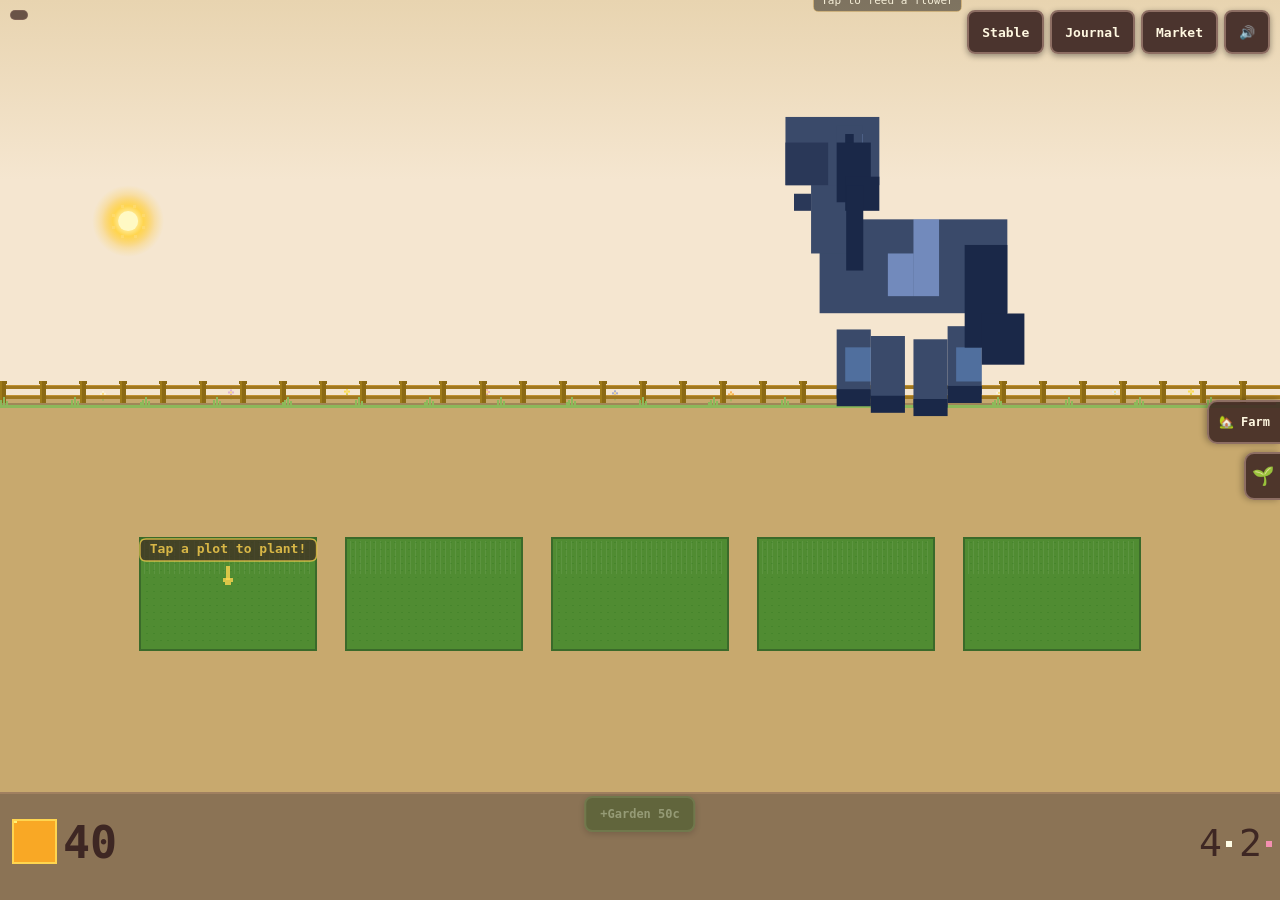
<file: index.html>
<!DOCTYPE html>
<html lang="en">
<head>
  <meta charset="UTF-8">
  <meta name="viewport" content="width=device-width, initial-scale=1.0, maximum-scale=1.0, user-scalable=no">
  <meta name="theme-color" content="#8B7355">
  <meta name="mobile-web-app-capable" content="yes">
  <meta name="apple-mobile-web-app-capable" content="yes">
  <meta name="apple-mobile-web-app-status-bar-style" content="black-translucent">
  <title>Pony Pastures</title>
  <link rel="manifest" href="/manifest.json">
  <link rel="stylesheet" href="/css/style.css">
</head>
<body>
  <!-- Game canvas — all farm rendering happens here -->
  <canvas id="game-canvas"></canvas>

  <!-- Right side panel — farm zoom + seed selector -->
  <div id="side-panel">
    <button id="zoom-btn" aria-label="Zoom to farm view">🏡 Farm</button>
    <div id="seed-panel" class="seed-panel-closed" aria-label="Seed selector">
      <button id="seed-panel-tab" aria-label="Toggle seed panel">🌱</button>
      <div id="seed-panel-content">
        <div id="flower-selector"></div>
      </div>
    </div>
  </div>

  <!-- Buy Garden button — shows when zoomed into a plot with room to expand -->
  <button id="buy-garden-btn" aria-label="Buy more garden space" style="display:none"></button>

  <!-- Active plot label — shows when multiple plots exist -->
  <span id="plot-label" aria-live="polite"></span>

  <!-- Top-right button row -->
  <div id="top-buttons">
    <button id="stable-btn"  aria-label="Open stable">Stable</button>
    <button id="journal-btn" aria-label="Open journal">Journal</button>
    <button id="market-btn"  aria-label="Open market">Market</button>
    <button id="audio-btn"   aria-label="Toggle sound">🔊</button>
  </div>

  <!-- Market overlay -->
  <div id="market-overlay" class="hidden" role="dialog" aria-modal="true" aria-label="Market">
    <div id="market-panel">
      <div class="market-header">
        <h2>Market</h2>
        <span id="market-coins">Coins: 0</span>
        <button id="market-close" aria-label="Close market">Close</button>
      </div>

      <div class="market-section">
        <h3>Buy Seeds</h3>
        <div id="market-seeds"></div>
      </div>

      <div class="market-section">
        <h3>Sell Flowers</h3>
        <div id="market-sell"></div>
      </div>
    </div>
  </div>

  <!-- Feed picker overlay — shown when a wild horse is visiting -->
  <div id="feed-overlay" class="hidden" role="dialog" aria-modal="true" aria-label="Feed horse">
    <div id="feed-panel">
      <div class="market-header">
        <h2>Feed Horse</h2>
        <button id="feed-close" aria-label="Close">Close</button>
      </div>
      <p class="feed-hint">Which flower will you offer?</p>
      <div id="feed-flower-list"></div>
    </div>
  </div>

  <!-- Stable is now canvas-rendered (see stable.js) -->

  <!-- Journal overlay -->
  <div id="journal-overlay" class="hidden" role="dialog" aria-modal="true" aria-label="Horse Whisper Journal">
    <div id="journal-panel">
      <div class="market-header">
        <h2>Journal</h2>
        <button id="journal-close" aria-label="Close journal">Close</button>
      </div>
      <p class="journal-subtitle">Horse Whisper Journal</p>
      <div id="journal-entries"></div>
    </div>
  </div>

  <script type="module" src="/js/main.js"></script>
</body>
</html>
</file>
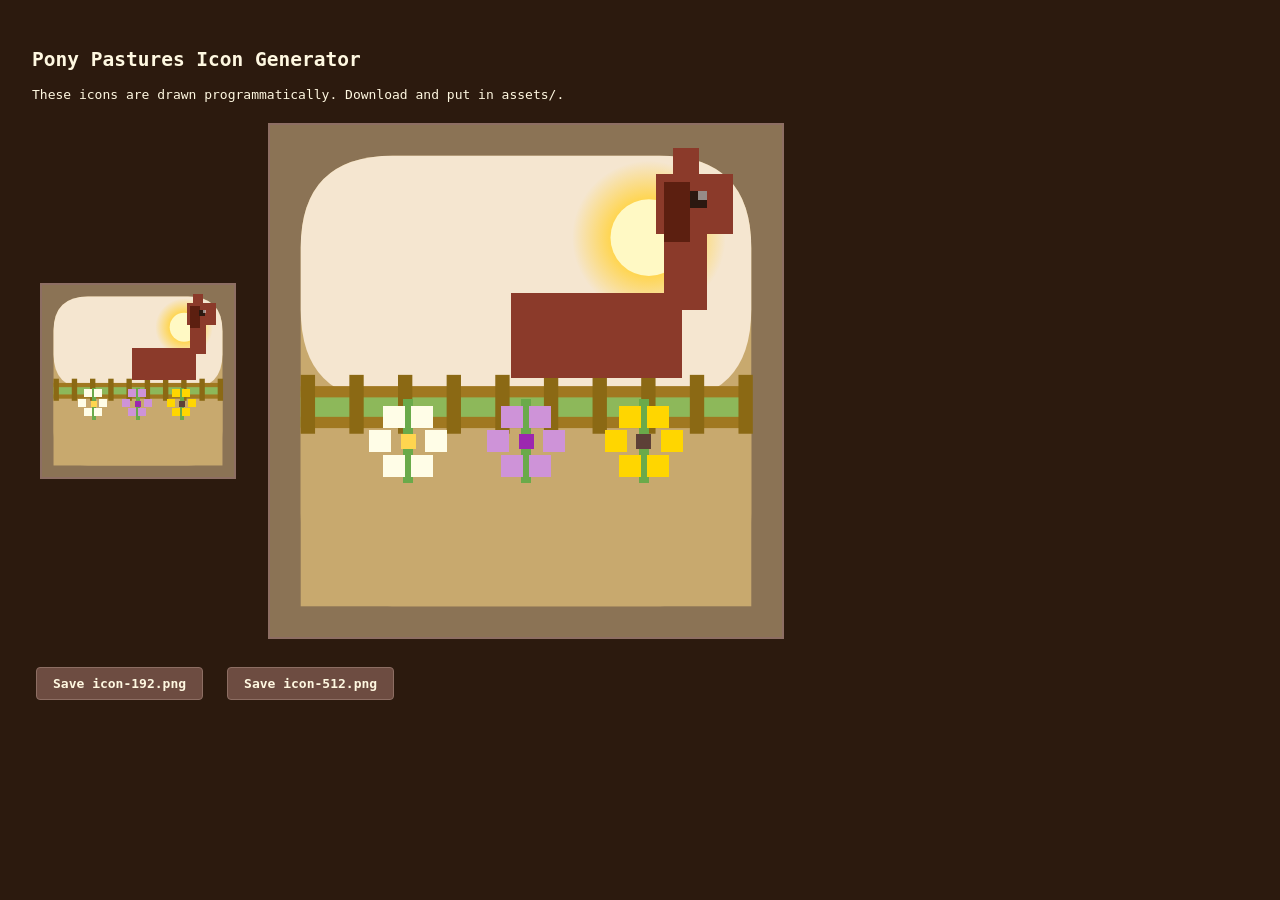
<file: generate-icons.html>
<!DOCTYPE html>
<!-- generate-icons.html — Open this in a browser to generate proper PWA icons.
     Click each button to download the icon, then copy to assets/. -->
<html lang="en">
<head>
<meta charset="UTF-8">
<title>Generate Pony Pastures Icons</title>
<style>
  body { font-family: monospace; background: #2C1A0E; color: #FFF8E1; padding: 24px; }
  canvas { border: 2px solid #8D6E63; margin: 8px; image-rendering: pixelated; }
  button { background: #6D4C41; color: #FFF8E1; border: 1px solid #8D6E63; padding: 8px 16px;
           font: bold 13px monospace; cursor: pointer; margin: 4px; border-radius: 4px; }
  button:hover { background: #8D5A3A; }
  .row { display: flex; align-items: center; gap: 16px; flex-wrap: wrap; margin-bottom: 16px; }
</style>
</head>
<body>
<h2>Pony Pastures Icon Generator</h2>
<p>These icons are drawn programmatically. Download and put in <code>assets/</code>.</p>

<div class="row">
  <canvas id="c192" width="192" height="192"></canvas>
  <canvas id="c512" width="512" height="512"></canvas>
</div>
<div class="row">
  <button onclick="download('c192', 'icon-192.png')">Save icon-192.png</button>
  <button onclick="download('c512', 'icon-512.png')">Save icon-512.png</button>
</div>

<script>
function roundRect(ctx, x, y, w, h, r) {
  ctx.beginPath();
  ctx.moveTo(x + r, y);
  ctx.lineTo(x + w - r, y);
  ctx.quadraticCurveTo(x + w, y, x + w, y + r);
  ctx.lineTo(x + w, y + h - r);
  ctx.quadraticCurveTo(x + w, y + h, x + w - r, y + h);
  ctx.lineTo(x + r, y + h);
  ctx.quadraticCurveTo(x, y + h, x, y + h - r);
  ctx.lineTo(x, y + r);
  ctx.quadraticCurveTo(x, y, x + r, y);
  ctx.closePath();
}

function drawIcon(ctx, size) {
  const pad = size * 0.06;

  // Warm brown border/bg
  ctx.fillStyle = '#8B7355';
  ctx.fillRect(0, 0, size, size);

  // Ground background
  ctx.fillStyle = '#C8A96E';
  roundRect(ctx, pad, pad, size - pad * 2, size - pad * 2, size * 0.18);
  ctx.fill();

  // Sky (top portion)
  ctx.fillStyle = '#F5E6D0';
  roundRect(ctx, pad, pad, size - pad * 2, size * 0.48, size * 0.18);
  ctx.fill();

  // Sun glow
  const sunX = size * 0.74;
  const sunY = size * 0.22;
  const sunR = size * 0.075;
  const grad = ctx.createRadialGradient(sunX, sunY, sunR * 0.3, sunX, sunY, sunR * 2);
  grad.addColorStop(0, '#FFF9C4');
  grad.addColorStop(0.4, '#FFD54F');
  grad.addColorStop(1, 'rgba(255,213,79,0)');
  ctx.fillStyle = grad;
  ctx.beginPath();
  ctx.arc(sunX, sunY, sunR * 2, 0, Math.PI * 2);
  ctx.fill();
  ctx.fillStyle = '#FFF9C4';
  ctx.beginPath();
  ctx.arc(sunX, sunY, sunR, 0, Math.PI * 2);
  ctx.fill();

  // Grass strip
  ctx.fillStyle = '#8DB85A';
  ctx.fillRect(pad, size * 0.52, size - pad * 2, size * 0.07);
  ctx.fillStyle = '#C8A96E';
  ctx.fillRect(pad, size * 0.59, size - pad * 2, size * 0.35);

  // Fence
  const fy = size * 0.51;
  ctx.fillStyle = '#A07820';
  ctx.fillRect(pad, fy, size - pad * 2, size * 0.022);
  ctx.fillRect(pad, fy + size * 0.06, size - pad * 2, size * 0.022);
  ctx.fillStyle = '#8B6914';
  for (let x = pad; x < size - pad; x += size * 0.095) {
    ctx.fillRect(x, fy - size * 0.022, size * 0.028, size * 0.115);
  }

  // Three flowers in foreground (pixel-art style)
  const flowerData = [
    { x: 0.27, bloom: '#FFFDE7', center: '#FFD54F' }, // daisy
    { x: 0.50, bloom: '#CE93D8', center: '#9C27B0' }, // lavender
    { x: 0.73, bloom: '#FFD600', center: '#5D4037' }, // sunflower
  ];
  for (const { x, bloom, center } of flowerData) {
    const fx = size * x;
    const flY = size * 0.7;
    const pr = size * 0.055;
    const stemTop = flY - pr * 3;
    // Stem
    ctx.fillStyle = '#6aaa4a';
    ctx.fillRect(Math.round(fx - size * 0.01), Math.round(stemTop), Math.round(size * 0.02), Math.round(pr * 3));
    // Petals (6)
    ctx.fillStyle = bloom;
    for (let i = 0; i < 6; i++) {
      const a = (i / 6) * Math.PI * 2;
      const px = Math.round(fx + Math.cos(a) * pr);
      const py = Math.round(flY - pr * 1.5 + Math.sin(a) * pr);
      ctx.fillRect(px - Math.ceil(pr * 0.38), py - Math.ceil(pr * 0.38),
                   Math.ceil(pr * 0.75), Math.ceil(pr * 0.75));
    }
    // Center
    ctx.fillStyle = center;
    const cr = Math.ceil(pr * 0.5);
    ctx.fillRect(Math.round(fx - cr / 2), Math.round(flY - pr * 1.5 - cr / 2), cr, cr);
  }

  // Horse silhouette (right side, warm chestnut)
  const hx = size * 0.77;
  const hy = size * 0.495;
  const hs = size / 60;
  ctx.fillStyle = '#8B3A2A';
  // Body
  ctx.fillRect(Math.round(hx - hs * 18), Math.round(hy - hs * 10), Math.round(hs * 20), Math.round(hs * 10));
  // Neck
  ctx.fillRect(Math.round(hx), Math.round(hy - hs * 18), Math.round(hs * 5), Math.round(hs * 10));
  // Head
  ctx.fillRect(Math.round(hx - hs), Math.round(hy - hs * 24), Math.round(hs * 9), Math.round(hs * 7));
  // Ear
  ctx.fillRect(Math.round(hx + hs), Math.round(hy - hs * 27), Math.round(hs * 3), Math.round(hs * 4));
  // Mane
  ctx.fillStyle = '#5C1F10';
  ctx.fillRect(Math.round(hx), Math.round(hy - hs * 23), Math.round(hs * 3), Math.round(hs * 7));
  // Eye
  ctx.fillStyle = '#2C1810';
  ctx.fillRect(Math.round(hx + hs * 3), Math.round(hy - hs * 22), Math.round(hs * 2), Math.round(hs * 2));
  // Eye highlight
  ctx.fillStyle = 'rgba(255,255,255,0.5)';
  ctx.fillRect(Math.round(hx + hs * 4), Math.round(hy - hs * 22), Math.round(hs), Math.round(hs));
}

function download(canvasId, filename) {
  const canvas = document.getElementById(canvasId);
  const a = document.createElement('a');
  a.download = filename;
  a.href = canvas.toDataURL('image/png');
  a.click();
}

// Draw both icons
for (const id of ['c192', 'c512']) {
  const canvas = document.getElementById(id);
  const ctx = canvas.getContext('2d');
  drawIcon(ctx, canvas.width);
}
</script>
</body>
</html>
</file>
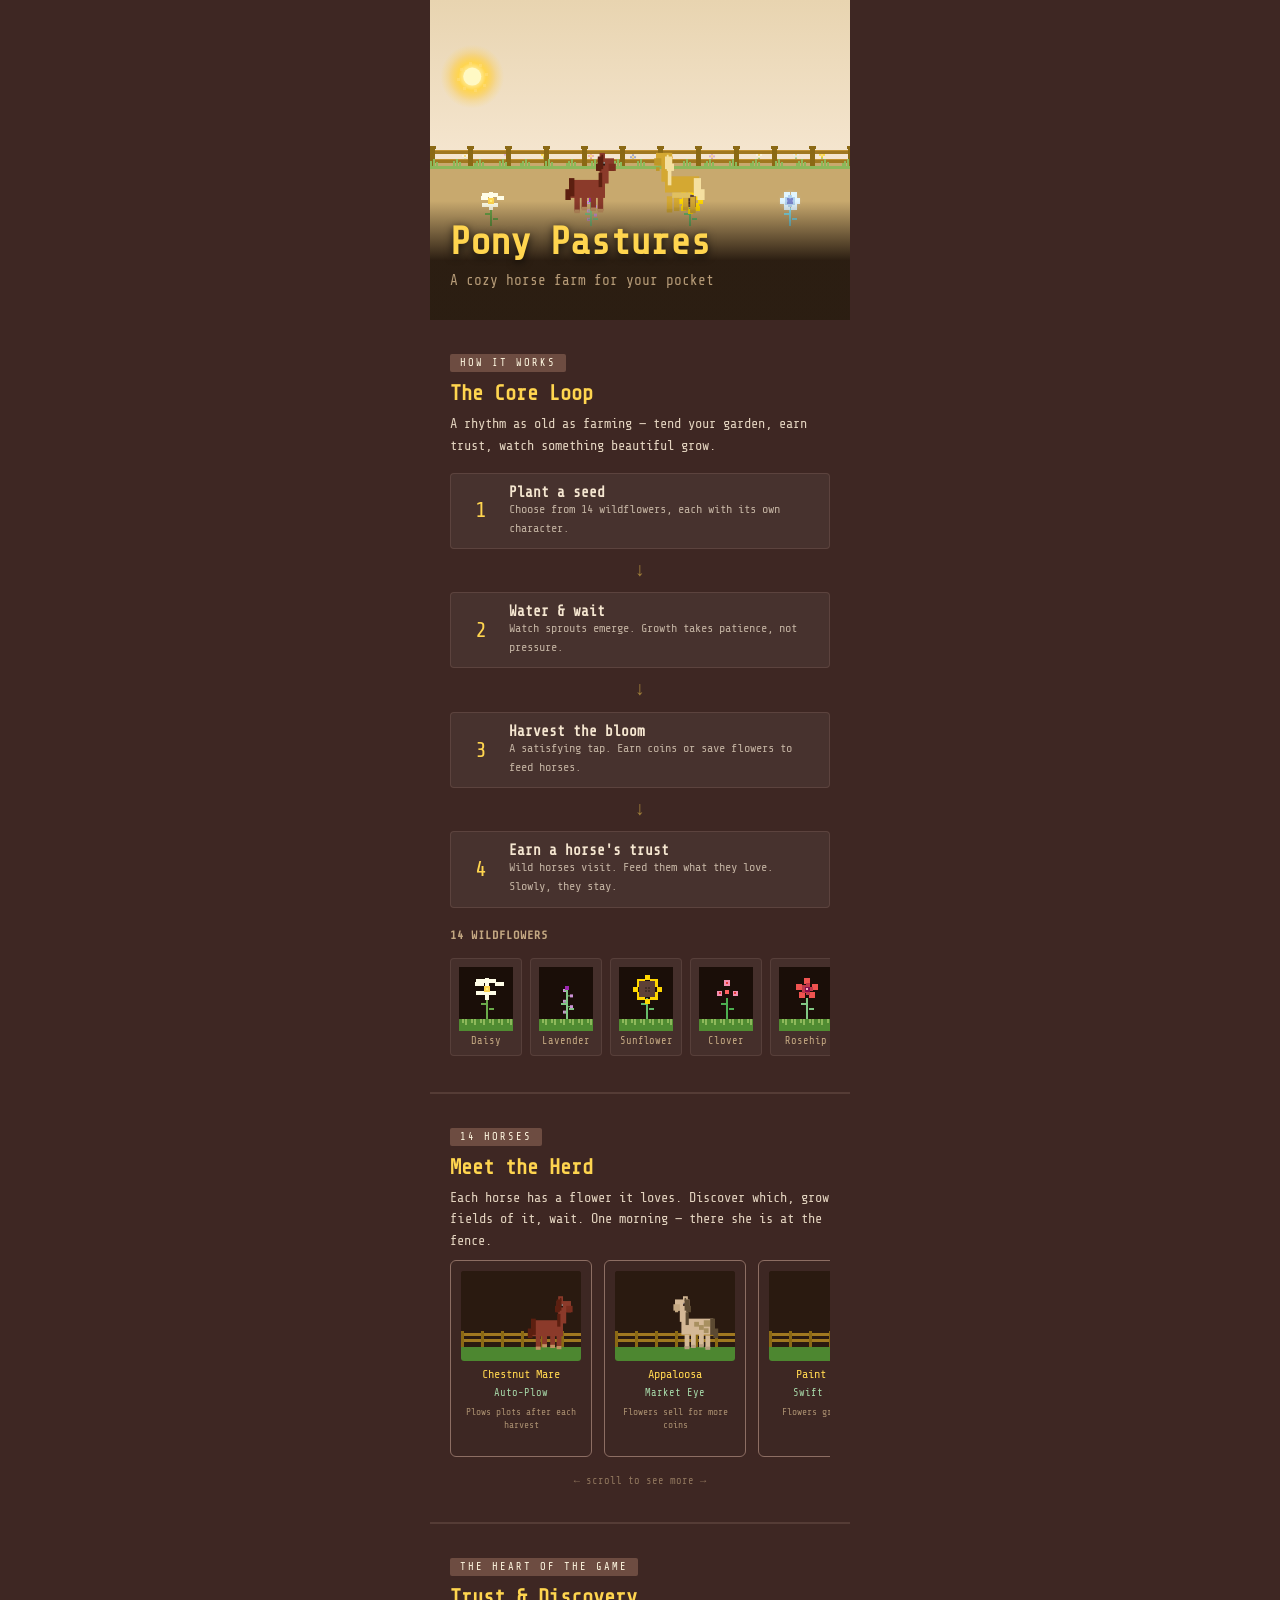
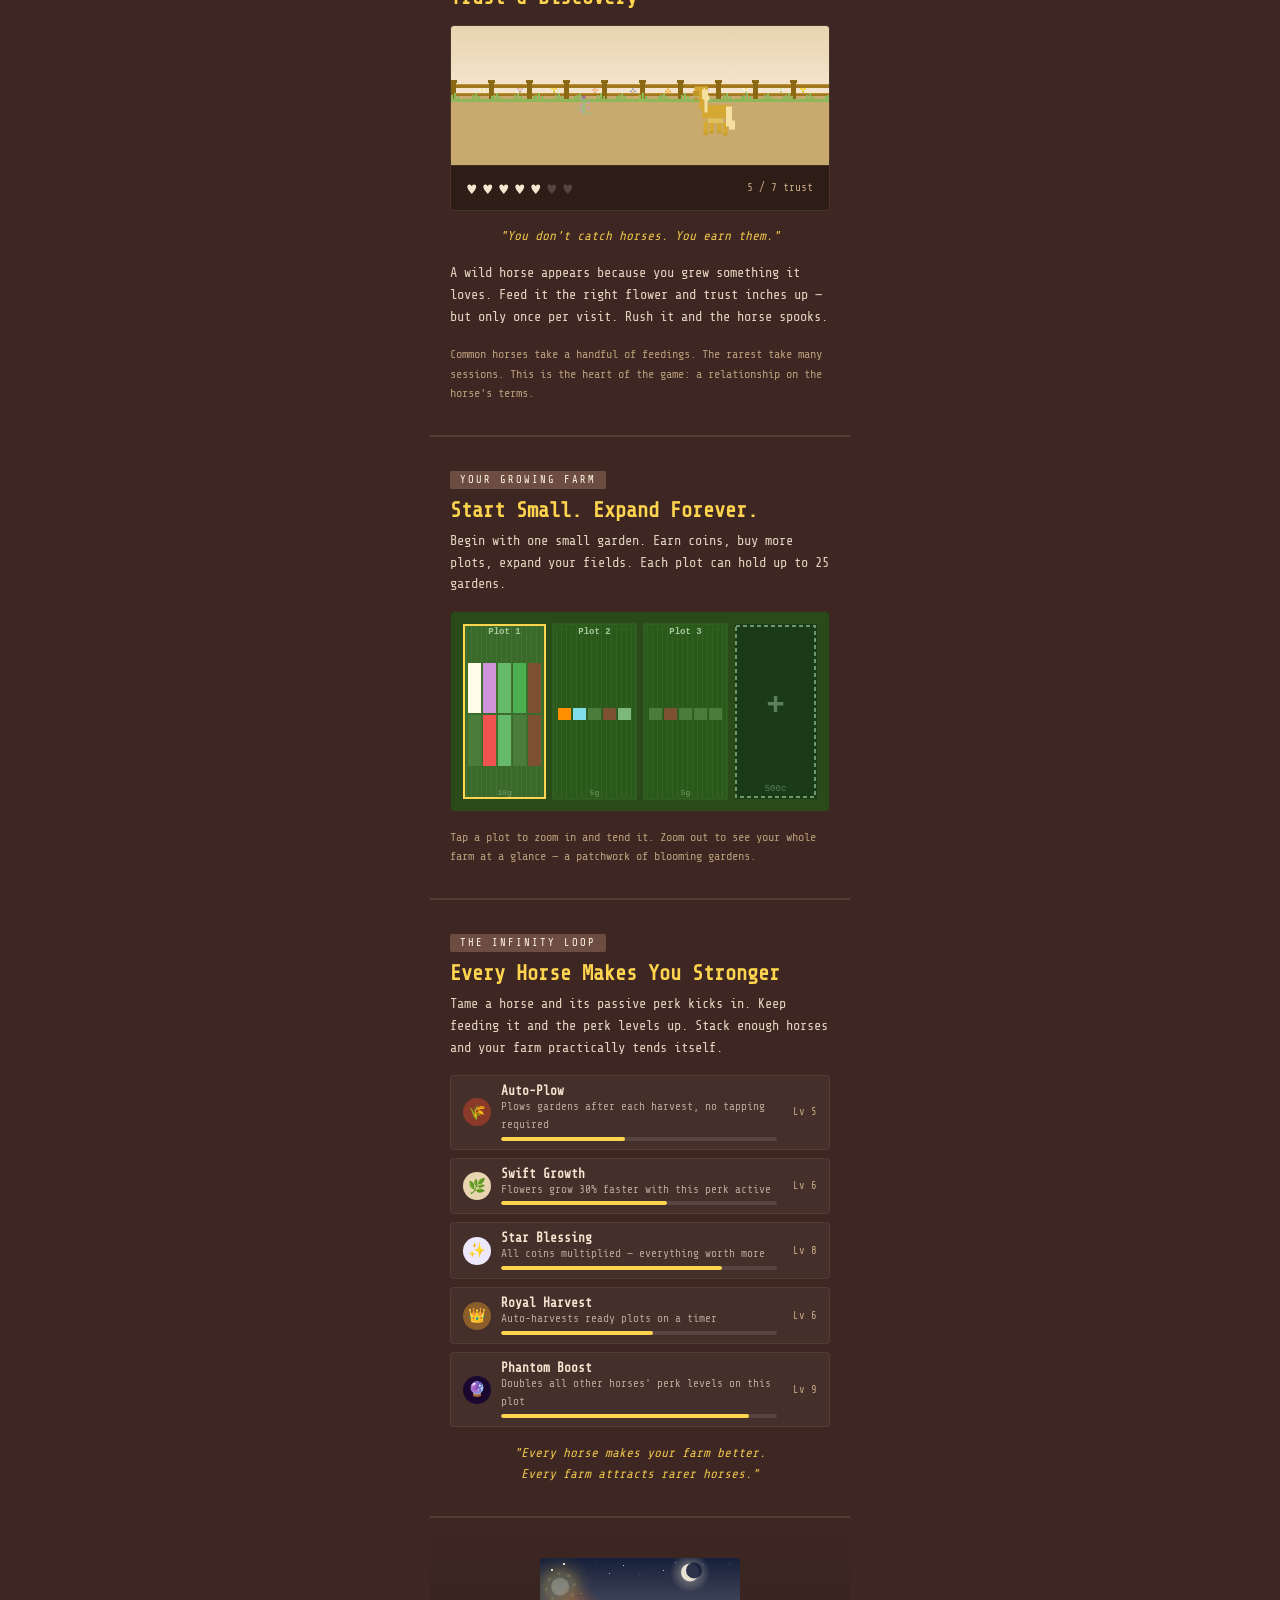
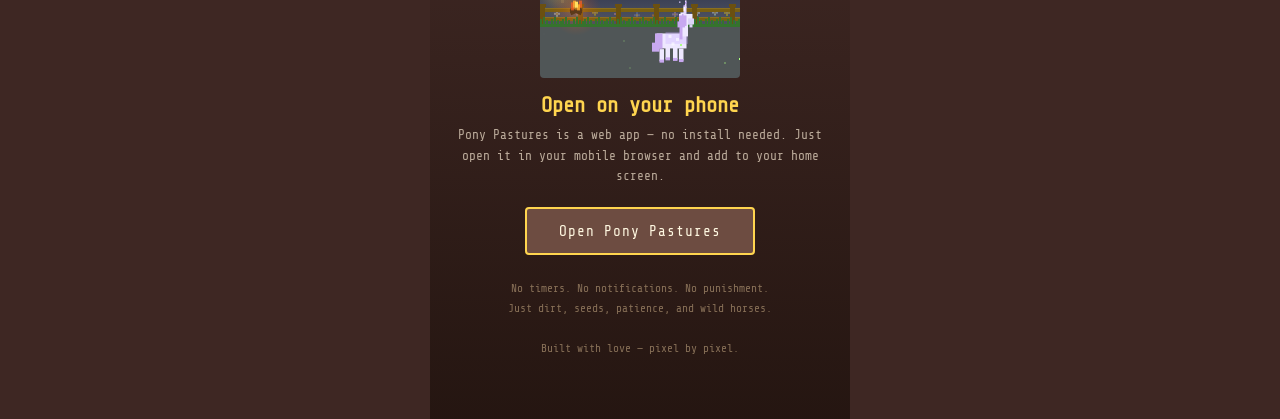
<file: showcase.html>
<!DOCTYPE html>
<html lang="en">
<head>
<meta charset="UTF-8">
<meta name="viewport" content="width=device-width, initial-scale=1.0, maximum-scale=1.0">
<title>Pony Pastures — A Cozy Horse Farm</title>
<link rel="preconnect" href="https://fonts.googleapis.com">
<link href="https://fonts.googleapis.com/css2?family=Share+Tech+Mono&display=swap" rel="stylesheet">
<style>
  *, *::before, *::after { box-sizing: border-box; margin: 0; padding: 0; }

  :root {
    --cream:   #F5E6D0;
    --brown:   #8B7355;
    --dark:    #3E2723;
    --gold:    #FFD54F;
    --green:   #A5D6A7;
    --muted:   #C4A882;
    --sky:     #E8D4B0;
    --night:   #1A2340;
    --panel:   #3E2723;
    --border:  #8D6E63;
    --btn:     #6D4C41;
    --btnText: #FFF8E1;
  }

  html {
    scroll-behavior: smooth;
    background: var(--dark);
  }

  body {
    font-family: 'Share Tech Mono', 'Courier New', monospace;
    background: var(--dark);
    color: var(--cream);
    max-width: 420px;
    margin: 0 auto;
    min-height: 100vh;
    overflow-x: hidden;
  }

  /* ── Typography ── */
  h1 { font-size: 2.4rem; line-height: 1.1; color: var(--gold); letter-spacing: -1px; }
  h2 { font-size: 1.3rem; color: var(--gold); margin-bottom: 0.5rem; }
  h3 { font-size: 1rem; color: var(--muted); margin-bottom: 0.25rem; }
  p  { font-size: 0.85rem; line-height: 1.6; color: var(--cream); opacity: 0.9; }

  /* ── Section spacing ── */
  section {
    padding: 32px 20px;
    border-bottom: 2px solid rgba(141,110,99,0.3);
  }

  /* ── Hero ── */
  #hero {
    padding: 0;
    border-bottom: none;
    position: relative;
    background: var(--dark);
  }
  #hero-canvas {
    width: 100%;
    height: 320px;
    display: block;
    image-rendering: pixelated;
  }
  .hero-overlay {
    position: absolute;
    bottom: 0; left: 0; right: 0;
    padding: 20px 20px 28px;
    background: linear-gradient(transparent, rgba(30,18,10,0.92) 50%);
  }
  .hero-overlay h1 { text-shadow: 0 2px 8px rgba(0,0,0,0.8); }
  .hero-tagline {
    color: var(--muted);
    font-size: 0.9rem;
    margin-top: 6px;
    opacity: 0.9;
  }

  /* ── Section label ── */
  .section-label {
    display: inline-block;
    background: var(--btn);
    color: var(--btnText);
    font-size: 0.65rem;
    letter-spacing: 2px;
    text-transform: uppercase;
    padding: 3px 10px;
    border-radius: 2px;
    margin-bottom: 10px;
  }

  /* ── Core Loop ── */
  .loop-steps {
    display: flex;
    flex-direction: column;
    gap: 12px;
    margin-top: 16px;
  }
  .loop-step {
    display: flex;
    align-items: center;
    gap: 12px;
    background: rgba(255,255,255,0.05);
    border: 1px solid rgba(141,110,99,0.3);
    border-radius: 4px;
    padding: 10px 14px;
  }
  .loop-step-num {
    font-size: 1.4rem;
    color: var(--gold);
    min-width: 32px;
    text-align: center;
    line-height: 1;
  }
  .loop-step-text h3 { color: var(--cream); margin: 0; font-size: 0.9rem; }
  .loop-step-text p  { font-size: 0.75rem; opacity: 0.7; margin: 0; }
  .loop-arrow {
    text-align: center;
    color: var(--gold);
    opacity: 0.5;
    font-size: 1.2rem;
    line-height: 1;
  }

  .flower-demos {
    display: flex;
    gap: 8px;
    margin-top: 16px;
    overflow-x: auto;
    padding-bottom: 4px;
    scrollbar-width: none;
  }
  .flower-demos::-webkit-scrollbar { display: none; }

  .flower-demo-card {
    flex: 0 0 auto;
    text-align: center;
    background: rgba(255,255,255,0.04);
    border: 1px solid rgba(141,110,99,0.25);
    border-radius: 4px;
    padding: 8px;
  }
  .flower-demo-card canvas {
    display: block;
    image-rendering: pixelated;
  }
  .flower-demo-card .flower-name {
    font-size: 0.65rem;
    color: var(--muted);
    margin-top: 4px;
  }

  /* ── Horses Carousel ── */
  .horse-carousel {
    display: flex;
    gap: 12px;
    overflow-x: auto;
    padding: 8px 0 12px;
    scroll-snap-type: x mandatory;
    -webkit-overflow-scrolling: touch;
    scrollbar-width: none;
  }
  .horse-carousel::-webkit-scrollbar { display: none; }

  .horse-card {
    flex: 0 0 140px;
    scroll-snap-align: start;
    background: rgba(62,39,35,0.8);
    border: 1px solid var(--border);
    border-radius: 6px;
    padding: 10px;
    display: flex;
    flex-direction: column;
    align-items: center;
    gap: 6px;
  }
  .horse-card canvas {
    display: block;
    image-rendering: pixelated;
    border-radius: 3px;
    background: #2A1A10;
  }
  .horse-card .horse-name {
    font-size: 0.75rem;
    color: var(--gold);
    text-align: center;
    line-height: 1.2;
  }
  .horse-card .horse-perk {
    font-size: 0.65rem;
    color: var(--green);
    text-align: center;
    line-height: 1.2;
  }
  .horse-card .horse-desc {
    font-size: 0.6rem;
    color: var(--muted);
    text-align: center;
    line-height: 1.4;
    opacity: 0.8;
  }
  .horse-card.mystery {
    background: rgba(20,12,8,0.9);
    border-color: rgba(141,110,99,0.2);
  }
  .horse-card.mystery .mystery-icon {
    width: 140px;
    height: 90px;
    display: flex;
    align-items: center;
    justify-content: center;
    background: #1A0E08;
    border-radius: 3px;
    font-size: 2rem;
    opacity: 0.3;
  }
  .horse-card.mystery .horse-name { color: var(--muted); opacity: 0.5; }
  .horse-card.mystery .horse-perk { opacity: 0.3; }

  .carousel-hint {
    text-align: center;
    font-size: 0.65rem;
    color: var(--muted);
    opacity: 0.6;
    margin-top: 4px;
  }

  /* ── Trust ── */
  .trust-scene {
    background: rgba(30,18,10,0.5);
    border: 1px solid rgba(141,110,99,0.3);
    border-radius: 4px;
    overflow: hidden;
    margin: 16px 0;
  }
  .trust-scene canvas {
    display: block;
    width: 100%;
    image-rendering: pixelated;
  }
  .trust-hearts {
    display: flex;
    gap: 6px;
    padding: 12px 16px;
    align-items: center;
    border-top: 1px solid rgba(141,110,99,0.2);
  }
  .heart {
    font-size: 1.1rem;
    transition: opacity 0.4s;
  }
  .heart.filled { opacity: 1; }
  .heart.empty  { opacity: 0.2; filter: grayscale(1); }
  .trust-label  {
    font-size: 0.7rem;
    color: var(--muted);
    margin-left: auto;
  }
  .trust-quote {
    font-size: 0.8rem;
    color: var(--gold);
    font-style: italic;
    text-align: center;
    margin-top: 8px;
    padding: 0 8px;
    line-height: 1.5;
  }

  /* ── Farm ── */
  .farm-preview {
    border: 1px solid rgba(141,110,99,0.3);
    border-radius: 4px;
    overflow: hidden;
    margin: 16px 0;
    background: #1A0E08;
  }
  .farm-preview canvas {
    display: block;
    width: 100%;
    image-rendering: pixelated;
  }

  /* ── Perks / Infinity ── */
  .perk-list {
    display: flex;
    flex-direction: column;
    gap: 8px;
    margin-top: 16px;
  }
  .perk-row {
    display: flex;
    align-items: center;
    gap: 10px;
    background: rgba(255,255,255,0.04);
    border: 1px solid rgba(141,110,99,0.2);
    border-radius: 4px;
    padding: 8px 12px;
  }
  .perk-icon {
    width: 28px;
    height: 28px;
    border-radius: 50%;
    display: flex;
    align-items: center;
    justify-content: center;
    font-size: 0.9rem;
    flex-shrink: 0;
  }
  .perk-row h3 { color: var(--cream); font-size: 0.8rem; margin: 0; }
  .perk-row p  { font-size: 0.7rem; margin: 0; opacity: 0.65; }
  .perk-bar-wrap {
    margin-top: 3px;
    height: 4px;
    background: rgba(255,255,255,0.1);
    border-radius: 2px;
    overflow: hidden;
  }
  .perk-bar {
    height: 100%;
    border-radius: 2px;
    background: var(--gold);
    transform-origin: left;
    animation: growBar 1.5s ease-out both;
  }
  @keyframes growBar {
    from { transform: scaleX(0); }
    to   { transform: scaleX(1); }
  }

  /* ── Footer ── */
  #footer {
    text-align: center;
    padding: 40px 20px 60px;
    border-bottom: none;
    background: linear-gradient(transparent, rgba(20,10,5,0.6));
  }
  #footer canvas {
    display: block;
    margin: 0 auto 16px;
    image-rendering: pixelated;
    border-radius: 4px;
  }
  .play-btn {
    display: inline-block;
    background: var(--btn);
    color: var(--btnText);
    padding: 14px 32px;
    border-radius: 4px;
    font-family: inherit;
    font-size: 0.9rem;
    text-decoration: none;
    border: 2px solid var(--gold);
    cursor: pointer;
    letter-spacing: 1px;
    transition: background 0.2s;
    margin-top: 20px;
  }
  .play-btn:hover, .play-btn:focus { background: #5D4037; outline: none; }
  .footer-love {
    margin-top: 24px;
    font-size: 0.7rem;
    color: var(--muted);
    opacity: 0.6;
    line-height: 1.8;
  }

  /* ── Scroll animation ── */
  .fade-in {
    opacity: 0;
    transform: translateY(16px);
    transition: opacity 0.5s ease, transform 0.5s ease;
  }
  .fade-in.visible {
    opacity: 1;
    transform: none;
  }

  /* ── Divider ── */
  .divider {
    height: 1px;
    background: linear-gradient(to right, transparent, var(--border), transparent);
    margin: 0 20px;
    opacity: 0.4;
  }
</style>
</head>
<body>

<!-- ─────────────── HERO ─────────────── -->
<section id="hero">
  <canvas id="hero-canvas" width="420" height="320"></canvas>
  <div class="hero-overlay">
    <h1>Pony Pastures</h1>
    <p class="hero-tagline">A cozy horse farm for your pocket</p>
  </div>
</section>

<!-- ─────────────── CORE LOOP ─────────────── -->
<section id="core-loop" class="fade-in">
  <span class="section-label">How it works</span>
  <h2>The Core Loop</h2>
  <p>A rhythm as old as farming — tend your garden, earn trust, watch something beautiful grow.</p>

  <div class="loop-steps">
    <div class="loop-step">
      <div class="loop-step-num">1</div>
      <div class="loop-step-text">
        <h3>Plant a seed</h3>
        <p>Choose from 14 wildflowers, each with its own character.</p>
      </div>
    </div>
    <div class="loop-arrow">↓</div>
    <div class="loop-step">
      <div class="loop-step-num">2</div>
      <div class="loop-step-text">
        <h3>Water &amp; wait</h3>
        <p>Watch sprouts emerge. Growth takes patience, not pressure.</p>
      </div>
    </div>
    <div class="loop-arrow">↓</div>
    <div class="loop-step">
      <div class="loop-step-num">3</div>
      <div class="loop-step-text">
        <h3>Harvest the bloom</h3>
        <p>A satisfying tap. Earn coins or save flowers to feed horses.</p>
      </div>
    </div>
    <div class="loop-arrow">↓</div>
    <div class="loop-step">
      <div class="loop-step-num">4</div>
      <div class="loop-step-text">
        <h3>Earn a horse's trust</h3>
        <p>Wild horses visit. Feed them what they love. Slowly, they stay.</p>
      </div>
    </div>
  </div>

  <div style="margin-top: 20px;">
    <h3 style="color: var(--muted); margin-bottom: 10px; font-size: 0.75rem; letter-spacing: 1px; text-transform: uppercase;">14 Wildflowers</h3>
    <div class="flower-demos" id="flower-demos"></div>
  </div>
</section>

<!-- ─────────────── HORSES ─────────────── -->
<section id="horses" class="fade-in">
  <span class="section-label">14 Horses</span>
  <h2>Meet the Herd</h2>
  <p>Each horse has a flower it loves. Discover which, grow fields of it, wait. One morning — there she is at the fence.</p>

  <div class="horse-carousel" id="horse-carousel"></div>
  <p class="carousel-hint">← scroll to see more →</p>
</section>

<!-- ─────────────── TRUST ─────────────── -->
<section id="trust" class="fade-in">
  <span class="section-label">The Heart of the Game</span>
  <h2>Trust &amp; Discovery</h2>

  <div class="trust-scene">
    <canvas id="trust-canvas" width="380" height="140"></canvas>
    <div class="trust-hearts" id="trust-hearts">
      <span class="heart filled">♥</span>
      <span class="heart filled">♥</span>
      <span class="heart filled">♥</span>
      <span class="heart empty">♥</span>
      <span class="heart empty">♥</span>
      <span class="heart empty">♥</span>
      <span class="heart empty">♥</span>
      <span class="trust-label">4 / 7 trust</span>
    </div>
  </div>

  <p class="trust-quote">"You don't catch horses. You earn them."</p>

  <div style="margin-top: 16px;">
    <p>A wild horse appears because you grew something it loves. Feed it the right flower and trust inches up — but only once per visit. Rush it and the horse spooks.</p>
    <br>
    <p style="color: var(--muted); font-size: 0.75rem;">Common horses take a handful of feedings. The rarest take many sessions. This is the heart of the game: a relationship on the horse's terms.</p>
  </div>
</section>

<!-- ─────────────── FARM ─────────────── -->
<section id="farm" class="fade-in">
  <span class="section-label">Your Growing Farm</span>
  <h2>Start Small. Expand Forever.</h2>
  <p>Begin with one small garden. Earn coins, buy more plots, expand your fields. Each plot can hold up to 25 gardens.</p>

  <div class="farm-preview">
    <canvas id="farm-canvas" width="380" height="200"></canvas>
  </div>

  <p style="color: var(--muted); font-size: 0.75rem; margin-top: 8px;">Tap a plot to zoom in and tend it. Zoom out to see your whole farm at a glance — a patchwork of blooming gardens.</p>
</section>

<!-- ─────────────── INFINITY LOOP ─────────────── -->
<section id="infinity" class="fade-in">
  <span class="section-label">The Infinity Loop</span>
  <h2>Every Horse Makes You Stronger</h2>
  <p>Tame a horse and its passive perk kicks in. Keep feeding it and the perk levels up. Stack enough horses and your farm practically tends itself.</p>

  <div class="perk-list" id="perk-list"></div>

  <p style="margin-top: 16px; color: var(--gold); font-size: 0.8rem; font-style: italic; text-align: center;">"Every horse makes your farm better.<br>Every farm attracts rarer horses."</p>
</section>

<!-- ─────────────── FOOTER ─────────────── -->
<section id="footer" class="fade-in">
  <canvas id="footer-canvas" width="200" height="120"></canvas>
  <h2>Open on your phone</h2>
  <p style="opacity: 0.7; font-size: 0.8rem;">Pony Pastures is a web app — no install needed. Just open it in your mobile browser and add to your home screen.</p>
  <a href="index.html" class="play-btn">Open Pony Pastures</a>
  <p class="footer-love">
    No timers. No notifications. No punishment.<br>
    Just dirt, seeds, patience, and wild horses.<br><br>
    Built with love — pixel by pixel.
  </p>
</section>

<script>
// ════════════════════════════════════════════════════════════════════════════
// INLINED GAME DATA — from data.js
// ════════════════════════════════════════════════════════════════════════════

const PALETTE = {
  skyDay:     '#F5E6D0',
  groundDay:  '#C8A96E',
  plotEmpty:  '#A0785A',
  plotSoil:   '#7B5033',
  grassDay:   '#8DB85A',
  uiBarDay:   '#8B7355',
  textDay:    '#3E2723',
  skyNight:   '#1A2340',
  groundNight:'#2C3E50',
  grassNight: '#1B5E20',
  uiBarNight: '#1A2340',
  textNight:  '#E8D5B0',
  coinGold:   '#FFD54F',
  btnBg:      '#6D4C41',
  btnText:    '#FFF8E1',
};

const DAY_DURATION   = 120; // seconds — faster for showcase
const NIGHT_FRACTION = 0.4;

const FLOWERS = {
  daisy:      { id:'daisy',      name:'Daisy',      colors:{ seed:'#8B6914', sprout:'#6aaa4a', bloom:'#FFFDE7', center:'#FFD54F' } },
  lavender:   { id:'lavender',   name:'Lavender',   colors:{ seed:'#8B6914', sprout:'#81C784', bloom:'#CE93D8', center:'#9C27B0' } },
  sunflower:  { id:'sunflower',  name:'Sunflower',  colors:{ seed:'#8B6914', sprout:'#66BB6A', bloom:'#FFD600', center:'#5D4037' } },
  clover:     { id:'clover',     name:'Clover',     colors:{ seed:'#8B6914', sprout:'#4CAF50', bloom:'#F48FB1', center:'#E53935' } },
  rosehip:    { id:'rosehip',    name:'Rosehip',    colors:{ seed:'#8B6914', sprout:'#81C784', bloom:'#EF5350', center:'#880E4F' } },
  bluebell:   { id:'bluebell',   name:'Bluebell',   colors:{ seed:'#8B6914', sprout:'#66BB6A', bloom:'#7986CB', center:'#283593' } },
  marigold:   { id:'marigold',   name:'Marigold',   colors:{ seed:'#8B6914', sprout:'#66BB6A', bloom:'#FF8F00', center:'#BF360C' } },
  moonpetal:  { id:'moonpetal',  name:'Moonpetal',  colors:{ seed:'#8B6914', sprout:'#80DEEA', bloom:'#E1F5FE', center:'#7986CB' } },
  thistle:    { id:'thistle',    name:'Thistle',    colors:{ seed:'#8B6914', sprout:'#7CB87A', bloom:'#BA68C8', center:'#6A1B9A' } },
  peony:      { id:'peony',      name:'Peony',      colors:{ seed:'#8B6914', sprout:'#81C784', bloom:'#F48FB1', center:'#AD1457' } },
  fern:       { id:'fern',       name:'Fern',       colors:{ seed:'#8B6914', sprout:'#4CAF50', bloom:'#2E7D32', center:'#1B5E20' } },
  goldenrod:  { id:'goldenrod',  name:'Goldenrod',  colors:{ seed:'#8B6914', sprout:'#A5D6A7', bloom:'#FFD600', center:'#F57F17' } },
  nightshade: { id:'nightshade', name:'Nightshade', colors:{ seed:'#8B6914', sprout:'#4A4070', bloom:'#7B1FA2', center:'#1A0030' } },
  sunrose:    { id:'sunrose',    name:'Sunrose',    colors:{ seed:'#8B6914', sprout:'#FFF176', bloom:'#FF6F00', center:'#FFD54F' } },
};

const HORSES = {
  chestnutMare:    { id:'chestnutMare',    name:'Chestnut Mare',   perk:'Auto-Plow',      desc:'Plows plots after each harvest',         colors:{ body:'#8B3A2A', mane:'#5C1F10', eye:'#2C1810', nose:'#7A2E1E' } },
  appaloosa:       { id:'appaloosa',       name:'Appaloosa',       perk:'Market Eye',     desc:'Flowers sell for more coins',            colors:{ body:'#D4B896', mane:'#5C4A32', eye:'#2C1810', nose:'#C4A882' } },
  paintHorse:      { id:'paintHorse',      name:'Paint Horse',     perk:'Swift Growth',   desc:'Flowers grow faster',                    colors:{ body:'#E8D5B0', mane:'#3E2210', eye:'#2C1810', nose:'#D4C09A' } },
  goldenPalomino:  { id:'goldenPalomino',  name:'Golden Palomino', perk:'Golden Touch',   desc:'Chance to double each harvest',          colors:{ body:'#D4A832', mane:'#F5E0A0', eye:'#2C1810', nose:'#C09828' } },
  blackStallion:   { id:'blackStallion',   name:'Black Stallion',  perk:'Night Bounty',   desc:'Bonus coins for selling at night',       colors:{ body:'#1A1208', mane:'#0A0804', eye:'#4A3020', nose:'#120C04' } },
  frostPony:       { id:'frostPony',       name:'Frost Pony',      perk:'Frost Seeds',    desc:'Chance for a free seed on harvest',      colors:{ body:'#D8E8F0', mane:'#B0C8DC', eye:'#3A5060', nose:'#C4D8E8' } },
  shadowRunner:    { id:'shadowRunner',    name:'Shadow Runner',   perk:'Hidden Coins',   desc:'Harvests reveal bonus coins',            colors:{ body:'#2A2038', mane:'#1A1228', eye:'#8060A0', nose:'#1E1830' } },
  starlightUnicorn:{ id:'starlightUnicorn',name:'Starlight Unicorn',perk:'Star Blessing', desc:'All coins multiplied',                   colors:{ body:'#EEE8FF', mane:'#C8A8F0', eye:'#6040A8', nose:'#DDD4F8' } },
  stormStallion:   { id:'stormStallion',   name:'Storm Stallion',  perk:'Tempest Water',  desc:'Auto-waters plots on a timer',           colors:{ body:'#3A4A6A', mane:'#1A2848', eye:'#A0C0FF', nose:'#2A3858' } },
  harvestQueen:    { id:'harvestQueen',    name:'Harvest Queen',   perk:'Royal Harvest',  desc:'Auto-harvests ready plots',              colors:{ body:'#8B5E2A', mane:'#C8940A', eye:'#5A3010', nose:'#7A4E1A' } },
  meadowSpirit:    { id:'meadowSpirit',    name:'Meadow Spirit',   perk:'Regrowth',       desc:'Chance to auto-replant on harvest',      colors:{ body:'#5A8A3A', mane:'#3A6A1A', eye:'#1A4A0A', nose:'#4A7828' } },
  goldenHerd:      { id:'goldenHerd',      name:'Golden Herd',     perk:'Herd Wealth',    desc:'Passive coins per second per horse',     colors:{ body:'#D4A832', mane:'#FFE066', eye:'#5A3800', nose:'#B89020' } },
  phantomMare:     { id:'phantomMare',     name:'Phantom Mare',    perk:'Phantom Boost',  desc:'Doubles other horses\' perk levels',    colors:{ body:'#1A0830', mane:'#3A1060', eye:'#C060FF', nose:'#120620' } },
  sunChariot:      { id:'sunChariot',      name:'Sun Chariot',     perk:'Eternal Day',    desc:'Big sell bonus during daytime',          colors:{ body:'#E8A030', mane:'#FFF0A0', eye:'#3A1800', nose:'#C88020' } },
};

const HORSE_LIST = Object.values(HORSES);
const FLOWER_LIST = Object.values(FLOWERS);

// ════════════════════════════════════════════════════════════════════════════
// INLINED RENDERING — from render.js
// ════════════════════════════════════════════════════════════════════════════

function hexToRgb(hex) {
  const h = hex.replace('#', '');
  return { r: parseInt(h.substring(0,2),16), g: parseInt(h.substring(2,4),16), b: parseInt(h.substring(4,6),16) };
}
function lerpColor(hexA, hexB, t) {
  const a = hexToRgb(hexA), b = hexToRgb(hexB);
  const r = Math.round(a.r + (b.r-a.r)*t);
  const g = Math.round(a.g + (b.g-a.g)*t);
  const bl= Math.round(a.b + (b.b-a.b)*t);
  return `rgb(${r},${g},${bl})`;
}

function nightFactor(elapsed) {
  const cycle = (elapsed % DAY_DURATION) / DAY_DURATION;
  const nightStart = 0.5 - NIGHT_FRACTION/2;
  const nightEnd   = 0.5 + NIGHT_FRACTION/2;
  const transWidth = 0.1;
  if (cycle < nightStart - transWidth) return 0;
  if (cycle < nightStart) return (cycle - (nightStart - transWidth)) / transWidth;
  if (cycle < nightEnd)   return 1;
  if (cycle < nightEnd + transWidth) return 1 - (cycle - nightEnd) / transWidth;
  return 0;
}

function blendPalette(nf) {
  return {
    sky:    lerpColor(PALETTE.skyDay,    PALETTE.skyNight,    nf),
    ground: lerpColor(PALETTE.groundDay, PALETTE.groundNight, nf),
    grass:  lerpColor(PALETTE.grassDay,  PALETTE.grassNight,  nf),
    uiBar:  lerpColor(PALETTE.uiBarDay,  PALETTE.uiBarNight,  nf),
    text:   lerpColor(PALETTE.textDay,   PALETTE.textNight,   nf),
  };
}

function drawSky(ctx, W, H, pal, nf) {
  const grad = ctx.createLinearGradient(0, 0, 0, H * 0.5);
  if (nf > 0.05) {
    grad.addColorStop(0, lerpColor('#0D1628','#1A2340',nf));
    grad.addColorStop(1, pal.sky);
  } else {
    grad.addColorStop(0, '#E8D4B0');
    grad.addColorStop(1, pal.sky);
  }
  ctx.fillStyle = grad;
  ctx.fillRect(0, 0, W, H);
}

function drawCelestialBody(ctx, W, H, nf, elapsed) {
  const cycle = (elapsed % DAY_DURATION) / DAY_DURATION;
  const sunAngle = cycle * Math.PI;
  const sunX = W * 0.15 + Math.cos(Math.PI - sunAngle) * W * 0.4 + W * 0.35;
  const sunY = H * 0.25 - Math.sin(sunAngle) * H * 0.2;

  if (nf < 0.8) {
    const alpha = 1 - nf;
    ctx.save();
    ctx.globalAlpha = alpha;
    const grad = ctx.createRadialGradient(sunX, sunY, 4, sunX, sunY, 32);
    grad.addColorStop(0, '#FFF9C4');
    grad.addColorStop(0.35, '#FFD54F');
    grad.addColorStop(0.7, 'rgba(255,200,50,0.3)');
    grad.addColorStop(1, 'rgba(255,213,79,0)');
    ctx.fillStyle = grad;
    ctx.beginPath(); ctx.arc(sunX, sunY, 32, 0, Math.PI*2); ctx.fill();
    ctx.fillStyle = '#FFF9C4';
    ctx.beginPath(); ctx.arc(sunX, sunY, 9, 0, Math.PI*2); ctx.fill();
    ctx.fillStyle = '#FFE082';
    ctx.globalAlpha = alpha * 0.5;
    for (let i = 0; i < 8; i++) {
      const angle = (i/8)*Math.PI*2 + elapsed*0.3;
      ctx.fillRect(Math.round(sunX+Math.cos(angle)*14)-1, Math.round(sunY+Math.sin(angle)*14)-1, 3, 3);
    }
    ctx.restore();
  }

  if (nf > 0.2) {
    const moonX = W * 0.75, moonY = H * 0.12;
    const alpha = Math.min(1, nf * 1.5);
    ctx.save();
    ctx.globalAlpha = alpha;
    const moonGrad = ctx.createRadialGradient(moonX, moonY, 5, moonX, moonY, 20);
    moonGrad.addColorStop(0, 'rgba(232,224,200,0.4)');
    moonGrad.addColorStop(1, 'rgba(232,224,200,0)');
    ctx.fillStyle = moonGrad;
    ctx.beginPath(); ctx.arc(moonX, moonY, 20, 0, Math.PI*2); ctx.fill();
    ctx.fillStyle = '#E8E0D0';
    ctx.beginPath(); ctx.arc(moonX, moonY, 9, 0, Math.PI*2); ctx.fill();
    ctx.fillStyle = lerpColor('#0D1628','#1A2340',nf);
    ctx.globalAlpha = alpha * 0.9;
    ctx.beginPath(); ctx.arc(moonX+4, moonY-2, 8, 0, Math.PI*2); ctx.fill();
    const stars = [
      [0.12,0.05],[0.28,0.03],[0.42,0.07],[0.55,0.09],[0.68,0.04],
      [0.82,0.06],[0.06,0.10],[0.20,0.11],[0.35,0.13],[0.50,0.14],
      [0.62,0.11],[0.88,0.08],[0.95,0.05],[0.15,0.15],[0.72,0.14],
    ];
    for (const [sx,sy] of stars) {
      const twinkle = 0.5 + 0.5*Math.sin(elapsed*2 + sx*20 + sy*30);
      ctx.globalAlpha = alpha * twinkle * 0.85;
      ctx.fillStyle = '#FFF9E6';
      ctx.fillRect(Math.round(sx*W)-1, Math.round(sy*H)-1, sx < 0.3 ? 2 : 1, sx < 0.3 ? 2 : 1);
    }
    ctx.restore();
  }
}

function drawFence(ctx, W, gardenTop, nf) {
  const fenceY = gardenTop - 20;
  const postColor = nf > 0.5 ? '#6B5010' : '#8B6914';
  const railColor = nf > 0.5 ? '#7A6012' : '#A07820';
  ctx.fillStyle = 'rgba(0,0,0,0.2)';
  ctx.fillRect(0, fenceY+20, W, 3);
  ctx.fillStyle = railColor;
  ctx.fillRect(0, fenceY+4, W, 4);
  ctx.fillRect(0, fenceY+13, W, 4);
  ctx.fillStyle = nf > 0.5 ? '#8B7020' : '#C09030';
  ctx.fillRect(0, fenceY+4, W, 1);
  ctx.fillRect(0, fenceY+13, W, 1);
  ctx.fillStyle = postColor;
  for (let x = 0; x < W; x += 38) {
    ctx.fillRect(x, fenceY, 5, 20);
    ctx.fillRect(x-1, fenceY, 7, 3);
  }
}

function drawMeadowFlowers(ctx, W, gardenTop, pal, nf, now) {
  const meadowY = gardenTop - 8;
  const t = now / 1000;
  const positions = [
    {x:0.08,col:'#FFFDE7'},{x:0.18,col:'#CE93D8'},{x:0.27,col:'#FFD600'},
    {x:0.38,col:'#EF9A9A'},{x:0.48,col:'#7986CB'},{x:0.57,col:'#FF8F00'},
    {x:0.67,col:'#CE93D8'},{x:0.78,col:'#FFFDE7'},{x:0.87,col:'#E1F5FE'},
    {x:0.93,col:'#FFD600'},
  ];
  ctx.save();
  ctx.globalAlpha = nf > 0.5 ? 0.35 : 0.65;
  for (const {x, col} of positions) {
    const px = Math.round(x * W);
    const bob = Math.sin(t*1.2 + x*10) * 1.5;
    const py = meadowY + bob;
    ctx.fillStyle = pal.grass;
    ctx.fillRect(px, py, 2, 4);
    ctx.fillStyle = col;
    ctx.fillRect(px-2, py-3, 2, 2);
    ctx.fillRect(px+2, py-3, 2, 2);
    ctx.fillRect(px,   py-5, 2, 2);
    ctx.fillRect(px,   py-1, 2, 2);
    ctx.fillStyle = '#FFD54F';
    ctx.fillRect(px, py-3, 2, 2);
  }
  ctx.restore();
}

function drawGrassTufts(ctx, W, y, color) {
  ctx.fillStyle = color;
  const spacing = Math.round(W / 18);
  for (let i = 0; i < W; i += spacing) {
    ctx.fillRect(i,     y-5, 2, 5);
    ctx.fillRect(i+3,   y-7, 2, 7);
    ctx.fillRect(i+6,   y-4, 2, 4);
    if ((i/spacing)%2 === 0) ctx.fillRect(i-2, y-3, 2, 3);
  }
  ctx.fillRect(0, y, W, 3);
}

function drawCampfire(ctx, W, gardenTop, nf, now) {
  const fenceY = gardenTop - 20;
  const cx = Math.round(W * 0.18), cy = fenceY + 2;
  const t = now / 1000;
  const alpha = Math.min(1, (nf - 0.15) / 0.35);
  ctx.save();
  ctx.globalAlpha = alpha;
  const glowR = 26 + 4*Math.sin(t*3);
  const glow = ctx.createRadialGradient(cx, cy+4, 2, cx, cy+4, glowR);
  glow.addColorStop(0, 'rgba(255,140,40,0.35)');
  glow.addColorStop(0.5, 'rgba(255,100,20,0.15)');
  glow.addColorStop(1, 'rgba(255,80,0,0)');
  ctx.fillStyle = glow;
  ctx.fillRect(cx-glowR, cy+4-glowR, glowR*2, glowR*2);
  ctx.fillStyle = '#5C3A1A';
  ctx.fillRect(cx-6, cy+4, 12, 3);
  ctx.save(); ctx.translate(cx,cy+5); ctx.rotate(0.4);  ctx.fillRect(-6,-1,12,3); ctx.restore();
  ctx.save(); ctx.translate(cx,cy+5); ctx.rotate(-0.4); ctx.fillRect(-6,-1,12,3); ctx.restore();
  const f1 = Math.sin(t*7.3)*2, f2 = Math.sin(t*5.1+1)*1.5;
  ctx.globalAlpha = alpha*0.7; ctx.fillStyle = '#FF6020';
  ctx.fillRect(cx-5, cy-5+f1, 3, 8); ctx.fillRect(cx+3, cy-4+f2, 3, 7);
  ctx.globalAlpha = alpha*0.85; ctx.fillStyle = '#FFAA30';
  ctx.fillRect(cx-3, cy-4+f2, 3, 7); ctx.fillRect(cx+1, cy-3+f1, 3, 6);
  ctx.globalAlpha = alpha; ctx.fillStyle = '#FFE060';
  ctx.fillRect(cx-1, cy-5+f1*0.5, 3, 6);
  for (let i = 0; i < 3; i++) {
    const st = (t*1.2 + i*0.7) % 2.0;
    if (st < 1.5) {
      ctx.globalAlpha = alpha*(1-st/1.5)*0.8;
      ctx.fillStyle = '#FFD060';
      ctx.fillRect(Math.round(cx+Math.sin(t*4+i*2)*5), Math.round(cy-8-st*12), 1, 1);
    }
  }
  ctx.restore();
}

// ── Flower drawing ────────────────────────────────────────────────────────

function drawBloom(ctx, flower, cx, baseY, w, h, now, idx) {
  const stemH = Math.round(h * 0.44);
  const r = Math.max(4, Math.round(w * 0.21));
  const bTop = baseY - stemH - r*2;
  const bob = Math.sin(now/1800 + idx*0.8) * 0.8;
  const bx = cx + Math.round(bob);
  ctx.fillStyle = flower.colors.sprout;
  ctx.fillRect(bx-1, baseY-stemH, 2, stemH);
  ctx.fillRect(bx-6, baseY-stemH+5, 5, 2);
  ctx.fillRect(bx+2, baseY-stemH+10, 5, 2);
  switch (flower.id) {
    case 'daisy':       drawDaisy(ctx, flower, bx, bTop, r); break;
    case 'lavender':    drawLavender(ctx, flower, bx, bTop, r, stemH, baseY, now, idx); break;
    case 'sunflower':   drawSunflower(ctx, flower, bx, bTop, r); break;
    case 'clover':      drawClover(ctx, flower, bx, bTop, r); break;
    case 'rosehip':     drawRosehip(ctx, flower, bx, bTop, r); break;
    case 'bluebell':    drawBluebellFlower(ctx, flower, bx, bTop, r); break;
    case 'marigold':    drawMarigold(ctx, flower, bx, bTop, r); break;
    case 'moonpetal':   drawMoonpetal(ctx, flower, bx, bTop, r, now, idx); break;
    case 'thistle':     drawThistleFlower(ctx, flower, bx, bTop, r, now, idx); break;
    case 'peony':       drawPeony(ctx, flower, bx, bTop, r); break;
    case 'fern':        drawFernFlower(ctx, flower, bx, bTop, r, stemH, baseY); break;
    case 'goldenrod':   drawGoldenrod(ctx, flower, bx, bTop, r, now, idx); break;
    case 'nightshade':  drawNightshade(ctx, flower, bx, bTop, r, now, idx); break;
    case 'sunrose':     drawSunrose(ctx, flower, bx, bTop, r, now, idx); break;
    default:            drawGenericFlower(ctx, flower, bx, bTop, r); break;
  }
}

function drawDaisy(ctx, f, cx, bTop, r) {
  const cy = bTop+r;
  ctx.fillStyle = f.colors.bloom;
  const offs = [[0,-r-2,4,r],[r+1,-r+2,r,4],[0,2,4,r],[-r-1,-r+2,r,4],[-r,-r-1,r,4],[2,-r-1,r,4],[-r,2,r,4],[2,2,r,4]];
  for (const [ox,oy,pw,ph] of offs) ctx.fillRect(cx+ox-2, cy+oy, pw, ph);
  ctx.fillStyle = f.colors.center;
  ctx.fillRect(cx-3,cy-3,6,6);
  ctx.fillStyle = '#FFF176'; ctx.fillRect(cx-1,cy-1,2,2);
}
function drawLavender(ctx, f, cx, bTop, r, stemH, baseY, now, idx) {
  const spikeTop = bTop+r;
  ctx.fillStyle = f.colors.sprout; ctx.fillRect(cx-1,spikeTop,2,r*3);
  for (let i = 0; i < 5; i++) {
    const by2 = spikeTop + i*(r*3/5), side = i%2===0?-4:3;
    ctx.fillStyle = f.colors.bloom; ctx.fillRect(cx+side,by2,3,3);
    ctx.fillStyle = f.colors.sprout; ctx.fillRect(cx, by2+1, side<0?side+1:side, 1);
  }
  ctx.fillStyle = f.colors.center; ctx.fillRect(cx-2,spikeTop-3,4,4);
}
function drawSunflower(ctx, f, cx, bTop, r) {
  const cy = bTop+r, bigR = r+3;
  ctx.fillStyle = f.colors.bloom;
  for (let i = 0; i < 8; i++) {
    const a=(i/8)*Math.PI*2, px=Math.round(cx+Math.cos(a)*bigR), py=Math.round(cy+Math.sin(a)*bigR);
    ctx.fillRect(px-2,py-2,5,5);
  }
  for (let i = 0; i < 8; i++) {
    const a=(i/8+1/16)*Math.PI*2, px=Math.round(cx+Math.cos(a)*(bigR-2)), py=Math.round(cy+Math.sin(a)*(bigR-2));
    ctx.fillRect(px-1,py-1,3,3);
  }
  ctx.fillStyle = f.colors.center;
  const cr = Math.max(4,r-1); ctx.fillRect(cx-cr,cy-cr,cr*2,cr*2);
  ctx.fillStyle='rgba(0,0,0,0.3)';
  ctx.fillRect(cx-2,cy-2,2,2); ctx.fillRect(cx+1,cy-2,2,2);
  ctx.fillRect(cx-2,cy+1,2,2); ctx.fillRect(cx+1,cy+1,2,2);
}
function drawClover(ctx, f, cx, bTop, r) {
  const cy = bTop+r+2;
  ctx.fillStyle = f.colors.bloom;
  ctx.fillRect(cx-3,cy-r-2,6,6); ctx.fillRect(cx-r-1,cy,5,5); ctx.fillRect(cx+r-3,cy,5,5);
  ctx.fillStyle = f.colors.center;
  ctx.fillRect(cx-1,cy-r,2,2); ctx.fillRect(cx-r+1,cy+1,2,2); ctx.fillRect(cx+r-2,cy+1,2,2);
  ctx.fillStyle='#FF6060'; ctx.fillRect(cx-2,cy-1,4,4);
}
function drawRosehip(ctx, f, cx, bTop, r) {
  const cy = bTop+r;
  ctx.fillStyle = f.colors.bloom;
  for (let i=0;i<5;i++){const a=(i/5)*Math.PI*2-Math.PI/2,px=Math.round(cx+Math.cos(a)*(r-1)),py=Math.round(cy+Math.sin(a)*(r-1));ctx.fillRect(px-3,py-3,6,6);}
  ctx.fillStyle='#C0384A';
  for (let i=0;i<5;i++){const a=(i/5)*Math.PI*2,px=Math.round(cx+Math.cos(a)*Math.floor(r*0.5)),py=Math.round(cy+Math.sin(a)*Math.floor(r*0.5));ctx.fillRect(px-2,py-2,4,4);}
  ctx.fillStyle=f.colors.center; ctx.fillRect(cx-2,cy-2,5,5);
  ctx.fillStyle='#FFB0C0'; ctx.fillRect(cx-1,cy-1,2,2);
}
function drawBluebellFlower(ctx, f, cx, bTop, r) {
  const bellY = bTop+r;
  const bells=[{ox:-r,angle:-0.3},{ox:0,angle:0},{ox:r,angle:0.3}];
  for (const {ox,angle} of bells) {
    const bx=cx+ox;
    ctx.save(); ctx.translate(bx,bellY); ctx.rotate(angle*0.4);
    ctx.fillStyle=f.colors.bloom;
    ctx.fillRect(-3,0,6,3); ctx.fillRect(-4,3,8,4); ctx.fillRect(-3,7,6,2);
    ctx.fillStyle='#9FA8DA'; ctx.fillRect(-1,1,2,6);
    ctx.fillStyle=f.colors.center; ctx.fillRect(-1,9,2,2);
    ctx.restore();
    ctx.fillStyle=f.colors.sprout; ctx.fillRect(bx,bTop+1,1,r-1);
  }
}
function drawMarigold(ctx, f, cx, bTop, r) {
  const cy=bTop+r;
  ctx.fillStyle=f.colors.bloom;
  for(let i=0;i<8;i++){const a=(i/8)*Math.PI*2,px=Math.round(cx+Math.cos(a)*r),py=Math.round(cy+Math.sin(a)*r);ctx.fillRect(px-3,py-3,6,6);}
  ctx.fillStyle='#FFA000';
  for(let i=0;i<8;i++){const a=(i/8+0.5/8)*Math.PI*2,pr=Math.round(r*0.6),px=Math.round(cx+Math.cos(a)*pr),py=Math.round(cy+Math.sin(a)*pr);ctx.fillRect(px-2,py-2,5,5);}
  ctx.fillStyle=f.colors.center; ctx.fillRect(cx-3,cy-3,7,7);
  ctx.fillStyle='#FF6D00'; ctx.fillRect(cx-1,cy-1,3,3);
}
function drawMoonpetal(ctx, f, cx, bTop, r, now, idx) {
  const cy=bTop+r, t=now/1000;
  const shimmer=0.3+0.2*Math.sin(t*2+idx);
  ctx.save(); ctx.globalAlpha=shimmer;
  const glowGrad=ctx.createRadialGradient(cx,cy,r-2,cx,cy,r+5);
  glowGrad.addColorStop(0,'rgba(200,220,255,0.6)'); glowGrad.addColorStop(1,'rgba(200,220,255,0)');
  ctx.fillStyle=glowGrad; ctx.fillRect(cx-r-6,cy-r-6,(r+6)*2,(r+6)*2);
  ctx.restore();
  ctx.fillStyle=f.colors.bloom;
  for(let i=0;i<6;i++){const a=(i/6)*Math.PI*2,px=Math.round(cx+Math.cos(a)*r),py=Math.round(cy+Math.sin(a)*r);ctx.fillRect(px-3,py-3,6,6);}
  ctx.fillStyle='#B3D4F0';
  for(let i=0;i<6;i++){const a=(i/6+0.5/6)*Math.PI*2,pr=Math.round(r*0.6),px=Math.round(cx+Math.cos(a)*pr),py=Math.round(cy+Math.sin(a)*pr);ctx.fillRect(px-2,py-2,4,4);}
  ctx.fillStyle=f.colors.center; ctx.fillRect(cx-3,cy-3,6,6);
  const sa=0.6+0.4*Math.sin(t*3+idx*1.7);
  ctx.save(); ctx.globalAlpha=sa; ctx.fillStyle='#FFFFFF';
  ctx.fillRect(cx-1,cy-3,2,1); ctx.fillRect(cx-3,cy-1,1,2); ctx.fillRect(cx+2,cy-1,1,2);
  ctx.restore();
}
function drawGenericFlower(ctx, f, cx, bTop, r) {
  const cy=bTop+r;
  ctx.fillStyle=f.colors.bloom;
  ctx.fillRect(cx-1-r,cy+r-2,r,r>6?5:4); ctx.fillRect(cx+2,cy+r-2,r,r>6?5:4);
  ctx.fillRect(cx-2,bTop,r>6?5:4,r); ctx.fillRect(cx-2,cy+r*2-2,r>6?5:4,r);
  ctx.fillStyle=f.colors.center; ctx.fillRect(cx-3,cy-3,6,6);
}
function drawThistleFlower(ctx, f, cx, bTop, r, now, idx) {
  const cy=bTop+r, t=now/1200;
  ctx.fillStyle=f.colors.bloom;
  for(let i=0;i<10;i++){const a=(i/10)*Math.PI*2,sr=r+3+Math.sin(t+i)*0.5,px=Math.round(cx+Math.cos(a)*sr),py=Math.round(cy+Math.sin(a)*sr);ctx.fillRect(px-1,py-1,2,2);}
  ctx.fillStyle=f.colors.center; ctx.fillRect(cx-3,cy-3,7,7);
  ctx.fillStyle='#D1A8E0'; ctx.fillRect(cx-1,cy-1,3,3);
}
function drawPeony(ctx, f, cx, bTop, r) {
  const cy=bTop+r;
  ctx.fillStyle=f.colors.bloom;
  for(let i=0;i<8;i++){const a=(i/8)*Math.PI*2,px=Math.round(cx+Math.cos(a)*(r+1)),py=Math.round(cy+Math.sin(a)*(r+1));ctx.fillRect(px-4,py-4,8,8);}
  ctx.fillStyle='#F06292';
  for(let i=0;i<8;i++){const a=(i/8+0.5/8)*Math.PI*2,pr=Math.round(r*0.65),px=Math.round(cx+Math.cos(a)*pr),py=Math.round(cy+Math.sin(a)*pr);ctx.fillRect(px-3,py-3,6,6);}
  ctx.fillStyle='#EC407A'; ctx.fillRect(cx-3,cy-3,7,7);
  ctx.fillStyle=f.colors.center; ctx.fillRect(cx-2,cy-2,4,4);
  ctx.fillStyle='#FFB3C6'; ctx.fillRect(cx-1,cy-1,2,2);
}
function drawFernFlower(ctx, f, cx, bTop, r, stemH, baseY) {
  const spikeTop=bTop+r;
  ctx.fillStyle=f.colors.sprout; ctx.fillRect(cx-1,spikeTop,2,r*2.5);
  for(let i=0;i<4;i++){
    const leafY=spikeTop+i*(r*2.5/4), leafSpan=r-i;
    ctx.fillStyle=i%2===0?f.colors.bloom:'#388E3C';
    ctx.fillRect(cx-leafSpan-2,leafY,leafSpan+1,2); ctx.fillRect(cx-leafSpan-3,leafY+2,leafSpan,2);
    ctx.fillRect(cx+2,leafY,leafSpan+1,2); ctx.fillRect(cx+3,leafY+2,leafSpan,2);
  }
  ctx.fillStyle=f.colors.center; ctx.fillRect(cx-2,spikeTop-2,4,3);
}
function drawGoldenrod(ctx, f, cx, bTop, r, now, idx) {
  const spikeTop=bTop+r*0.5, t=now/1000;
  ctx.fillStyle=f.colors.sprout; ctx.fillRect(cx-1,spikeTop,2,r*3);
  for(let i=0;i<6;i++){
    const fy=spikeTop+i*(r*3/6), wave=Math.sin(t*1.5+i+idx)*1;
    ctx.fillStyle=f.colors.bloom; ctx.fillRect(cx-5+wave,fy,4,3); ctx.fillRect(cx+2+wave,fy,4,3);
    ctx.fillStyle=f.colors.center; ctx.fillRect(cx-4+wave,fy+1,2,1); ctx.fillRect(cx+3+wave,fy+1,2,1);
  }
  ctx.fillStyle=f.colors.bloom;
  for(let i=0;i<5;i++) ctx.fillRect(cx-3+i,spikeTop-2-i%3,3,3);
}
function drawNightshade(ctx, f, cx, bTop, r, now, idx) {
  const cy=bTop+r, t=now/1000;
  ctx.fillStyle=f.colors.sprout;
  ctx.fillRect(cx-1,cy-r,2,r); ctx.fillRect(cx-r,cy-r*0.5,r,2); ctx.fillRect(cx+1,cy-r*0.5,r-1,2);
  const berries=[{ox:-r,oy:-r*0.4},{ox:0,oy:-r*0.7},{ox:r-2,oy:-r*0.4},{ox:-r*0.5,oy:0},{ox:r*0.5,oy:0}];
  for(const {ox,oy} of berries){
    const shimmer=0.7+0.3*Math.sin(t*2+ox*0.1+idx);
    ctx.save(); ctx.globalAlpha=shimmer;
    ctx.fillStyle=f.colors.bloom; ctx.fillRect(Math.round(cx+ox)-3,Math.round(cy+oy)-3,6,6);
    ctx.fillStyle='#4A0072'; ctx.fillRect(Math.round(cx+ox)-1,Math.round(cy+oy)-1,2,2);
    ctx.restore();
  }
  ctx.save(); ctx.globalAlpha=0.12+0.08*Math.sin(t*1.8+idx);
  const grad=ctx.createRadialGradient(cx,cy,2,cx,cy,r+4);
  grad.addColorStop(0,'rgba(180,50,255,0.8)'); grad.addColorStop(1,'rgba(100,0,200,0)');
  ctx.fillStyle=grad; ctx.fillRect(cx-r-5,cy-r-5,(r+5)*2,(r+5)*2);
  ctx.restore();
}
function drawSunrose(ctx, f, cx, bTop, r, now, idx) {
  const cy=bTop+r, t=now/900;
  ctx.save(); ctx.globalAlpha=0.25+0.15*Math.sin(t+idx);
  const grad=ctx.createRadialGradient(cx,cy,r-2,cx,cy,r+8);
  grad.addColorStop(0,'rgba(255,200,50,0.7)'); grad.addColorStop(1,'rgba(255,120,0,0)');
  ctx.fillStyle=grad; ctx.fillRect(cx-r-10,cy-r-10,(r+10)*2,(r+10)*2);
  ctx.restore();
  ctx.fillStyle=f.colors.bloom;
  for(let i=0;i<12;i++){const a=(i/12)*Math.PI*2,rot=Math.sin(t*0.5+idx)*0.05,px=Math.round(cx+Math.cos(a+rot)*(r+2)),py=Math.round(cy+Math.sin(a+rot)*(r+2));ctx.fillRect(px-3,py-3,6,6);}
  ctx.fillStyle='#FFCA28';
  for(let i=0;i<8;i++){const a=(i/8+0.5/8)*Math.PI*2,pr=Math.round(r*0.7),px=Math.round(cx+Math.cos(a)*pr),py=Math.round(cy+Math.sin(a)*pr);ctx.fillRect(px-2,py-2,5,5);}
  ctx.fillStyle=f.colors.center; ctx.fillRect(cx-4,cy-4,8,8);
  ctx.fillStyle='#FFF9C4'; ctx.fillRect(cx-2,cy-2,4,4);
  ctx.fillStyle='#FFFFFF'; ctx.fillRect(cx-1,cy-1,2,2);
}

// ── Horse shapes ──────────────────────────────────────────────────────────

const HORSE_SHAPES = {
  default: {
    legW:3, bodyLeft:9, bodyTop:18, bodyW:20, bodyH:10,
    neckX:7, neckTop:24, neckW:5, neckH:8,
    headX:6, headTop:30, headW:9, headH:7,
    noseX:12, noseTop:27, noseW:4, noseH:4,
    eyeX:8, eyeTop:28, maneW:3, tailW:3, hoofColor:null, markings:null,
  },
  chestnutMare: {
    legW:3, bodyLeft:9, bodyTop:17, bodyW:19, bodyH:10,
    neckX:7, neckTop:23, neckW:5, neckH:8,
    headX:6, headTop:29, headW:9, headH:7,
    noseX:12, noseTop:26, noseW:4, noseH:4,
    eyeX:8, eyeTop:27, maneW:3, tailW:3, hoofColor:'#C09060',
    markings:(ctx,s,bb,c)=>{ ctx.fillStyle='#F0E0D0'; ctx.fillRect(s*9,-s*28+bb,s*2,s*5); },
  },
  appaloosa: {
    legW:3, bodyLeft:9, bodyTop:18, bodyW:20, bodyH:10,
    neckX:7, neckTop:24, neckW:5, neckH:8,
    headX:6, headTop:30, headW:9, headH:7,
    noseX:12, noseTop:27, noseW:4, noseH:4,
    eyeX:8, eyeTop:28, maneW:3, tailW:3, hoofColor:'#B8A080',
    markings:(ctx,s,bb,c)=>{
      ctx.fillStyle='#A89060';
      ctx.fillRect(-s*7,-s*17+bb,s*4,s*4); ctx.fillRect(-s*3,-s*14+bb,s*3,s*3);
      ctx.fillRect(-s*6,-s*12+bb,s*3,s*3); ctx.fillRect(s*0,-s*16+bb,s*3,s*3);
    },
  },
  paintHorse: {
    legW:3, bodyLeft:9, bodyTop:18, bodyW:20, bodyH:10,
    neckX:7, neckTop:24, neckW:5, neckH:8,
    headX:6, headTop:30, headW:9, headH:7,
    noseX:12, noseTop:27, noseW:4, noseH:4,
    eyeX:8, eyeTop:28, maneW:4, tailW:3, hoofColor:'#8B6914',
    markings:(ctx,s,bb,c)=>{
      ctx.fillStyle='#8B5A2A'; ctx.fillRect(-s*2,-s*18+bb,s*8,s*7); ctx.fillRect(-s*4,-s*16+bb,s*4,s*5);
      ctx.fillStyle='#F8F0E0'; ctx.fillRect(s*7,-s*30+bb,s*4,s*6);
    },
  },
  goldenPalomino: {
    legW:3, bodyLeft:9, bodyTop:19, bodyW:19, bodyH:9,
    neckX:7, neckTop:26, neckW:5, neckH:10,
    headX:6, headTop:32, headW:9, headH:7,
    noseX:12, noseTop:29, noseW:4, noseH:4,
    eyeX:8, eyeTop:30, maneW:4, tailW:4, hoofColor:'#C8A030',
    markings:(ctx,s,bb,c)=>{ ctx.fillStyle='#E0C060'; ctx.fillRect(-s*4,-s*10+bb,s*10,s*3); },
  },
  blackStallion: {
    legW:3, bodyLeft:10, bodyTop:19, bodyW:21, bodyH:10,
    neckX:7, neckTop:25, neckW:6, neckH:9,
    headX:6, headTop:31, headW:10, headH:7,
    noseX:12, noseTop:28, noseW:5, noseH:4,
    eyeX:8, eyeTop:29, maneW:3, tailW:4, hoofColor:'#0A0804',
    markings:(ctx,s,bb,c)=>{ ctx.fillStyle='#D0C0B0'; ctx.fillRect(s*9,-s*30+bb,s*3,s*3); },
  },
  frostPony: {
    legW:3, bodyLeft:8, bodyTop:17, bodyW:18, bodyH:11,
    neckX:7, neckTop:23, neckW:5, neckH:7,
    headX:5, headTop:28, headW:10, headH:8,
    noseX:12, noseTop:25, noseW:4, noseH:5,
    eyeX:7, eyeTop:26, maneW:4, tailW:5, hoofColor:'#A8C0D8',
    markings:(ctx,s,bb,c)=>{ ctx.fillStyle='rgba(180,210,240,0.4)'; ctx.fillRect(s*2,-s*18+bb,s*8,s*6); },
  },
  shadowRunner: {
    legW:3, bodyLeft:9, bodyTop:19, bodyW:19, bodyH:9,
    neckX:7, neckTop:25, neckW:5, neckH:9,
    headX:6, headTop:31, headW:9, headH:7,
    noseX:12, noseTop:28, noseW:4, noseH:4,
    eyeX:8, eyeTop:29, maneW:3, tailW:3, hoofColor:'#1A1228',
    markings:(ctx,s,bb,c)=>{ ctx.fillStyle='rgba(140,80,180,0.25)'; ctx.fillRect(-s*2,-s*19+bb,s*12,s*4); },
  },
  starlightUnicorn: {
    legW:3, bodyLeft:9, bodyTop:18, bodyW:20, bodyH:10,
    neckX:7, neckTop:25, neckW:5, neckH:9,
    headX:6, headTop:31, headW:9, headH:7,
    noseX:12, noseTop:28, noseW:4, noseH:4,
    eyeX:8, eyeTop:29, maneW:5, tailW:5, hoofColor:'#C8A8F0',
    markings:(ctx,s,bb,c)=>{
      ctx.fillStyle='rgba(200,168,255,0.3)'; ctx.fillRect(-s*3,-s*19+bb,s*15,s*8);
      ctx.fillStyle='rgba(255,255,255,0.6)';
      ctx.fillRect(-s*1,-s*17+bb,s*2,s*2); ctx.fillRect(s*4,-s*15+bb,s*2,s*2); ctx.fillRect(s*1,-s*12+bb,s*2,s*2);
    },
  },
  stormStallion: {
    legW:4, bodyLeft:10, bodyTop:21, bodyW:22, bodyH:11,
    neckX:7, neckTop:27, neckW:6, neckH:10,
    headX:5, headTop:33, headW:11, headH:8,
    noseX:11, noseTop:30, noseW:5, noseH:5,
    eyeX:7, eyeTop:31, maneW:4, tailW:5, hoofColor:'#1A2848',
    markings:(ctx,s,bb,c)=>{
      ctx.fillStyle='rgba(160,192,255,0.55)'; ctx.fillRect(-s*2,-s*21+bb,s*3,s*9); ctx.fillRect(s*1,-s*17+bb,s*3,s*5);
      ctx.fillStyle='rgba(120,180,255,0.35)'; ctx.fillRect(-s*7,-s*6+bb,s*3,s*4); ctx.fillRect(s*6,-s*6+bb,s*3,s*4);
    },
  },
  harvestQueen: {
    legW:4, bodyLeft:10, bodyTop:20, bodyW:23, bodyH:12,
    neckX:7, neckTop:26, neckW:6, neckH:10,
    headX:5, headTop:32, headW:11, headH:8,
    noseX:11, noseTop:29, noseW:5, noseH:5,
    eyeX:7, eyeTop:30, maneW:5, tailW:5, hoofColor:'#8B5E2A',
    markings:(ctx,s,bb,c)=>{
      ctx.fillStyle='#FFD600'; ctx.fillRect(s*6,-s*33+bb,s*7,s*2); ctx.fillRect(s*7,-s*35+bb,s*2,s*3); ctx.fillRect(s*10,-s*35+bb,s*2,s*3);
      ctx.fillStyle='rgba(255,180,30,0.28)'; ctx.fillRect(-s*5,-s*12+bb,s*14,s*5);
    },
  },
  meadowSpirit: {
    legW:3, bodyLeft:9, bodyTop:19, bodyW:21, bodyH:10,
    neckX:7, neckTop:25, neckW:5, neckH:9,
    headX:6, headTop:31, headW:10, headH:7,
    noseX:12, noseTop:28, noseW:4, noseH:4,
    eyeX:8, eyeTop:29, maneW:5, tailW:6, hoofColor:'#3A6A1A',
    markings:(ctx,s,bb,c)=>{
      ctx.fillStyle='rgba(90,180,60,0.22)'; ctx.fillRect(-s*9,-s*21+bb,s*22,s*14);
      ctx.fillStyle='rgba(50,150,30,0.35)'; ctx.fillRect(-s*3,-s*18+bb,s*5,s*4); ctx.fillRect(s*3,-s*14+bb,s*4,s*3); ctx.fillRect(-s*5,-s*13+bb,s*4,s*3);
    },
  },
  goldenHerd: {
    legW:4, bodyLeft:10, bodyTop:20, bodyW:23, bodyH:12,
    neckX:7, neckTop:26, neckW:7, neckH:10,
    headX:5, headTop:32, headW:11, headH:8,
    noseX:11, noseTop:29, noseW:5, noseH:5,
    eyeX:7, eyeTop:30, maneW:5, tailW:5, hoofColor:'#5A3800',
    markings:(ctx,s,bb,c)=>{
      ctx.fillStyle='rgba(255,220,50,0.25)'; ctx.fillRect(-s*5,-s*20+bb,s*16,s*12);
      ctx.fillStyle='#FFD600'; ctx.fillRect(s*0,-s*16+bb,s*5,s*2); ctx.fillRect(s*2,-s*18+bb,s*2,s*5);
      ctx.fillStyle='#D4A830'; ctx.fillRect(-s*7,-s*2+bb,s*3,s*2); ctx.fillRect(s*6,-s*2+bb,s*3,s*2);
    },
  },
  phantomMare: {
    legW:3, bodyLeft:9, bodyTop:20, bodyW:20, bodyH:10,
    neckX:7, neckTop:26, neckW:5, neckH:10,
    headX:6, headTop:32, headW:9, headH:7,
    noseX:12, noseTop:29, noseW:4, noseH:4,
    eyeX:8, eyeTop:30, maneW:4, tailW:6, hoofColor:'#0A0418',
    markings:(ctx,s,bb,c)=>{
      ctx.fillStyle='rgba(180,60,255,0.18)'; ctx.fillRect(-s*10,-s*22+bb,s*24,s*16);
      ctx.fillStyle='rgba(140,40,220,0.40)'; ctx.fillRect(-s*4,-s*20+bb,s*3,s*8); ctx.fillRect(s*3,-s*17+bb,s*3,s*6);
      ctx.fillStyle='#C060FF'; ctx.fillRect(s*8,-s*29+bb,s*3,s*2);
    },
  },
  sunChariot: {
    legW:4, bodyLeft:10, bodyTop:21, bodyW:23, bodyH:11,
    neckX:7, neckTop:27, neckW:7, neckH:11,
    headX:5, headTop:33, headW:11, headH:8,
    noseX:11, noseTop:30, noseW:5, noseH:5,
    eyeX:7, eyeTop:31, maneW:6, tailW:7, hoofColor:'#B86000',
    markings:(ctx,s,bb,c)=>{
      ctx.fillStyle='rgba(255,200,60,0.28)'; ctx.fillRect(-s*5,-s*21+bb,s*18,s*13);
      ctx.fillStyle='#FF8F00'; ctx.fillRect(-s*8,-s*19+bb,s*5,s*3); ctx.fillRect(-s*6,-s*15+bb,s*4,s*3);
      ctx.fillStyle='#FFF9C4'; ctx.fillRect(s*8,-s*32+bb,s*3,s*7);
    },
  },
};

function drawHorse(ctx, horseId, colors, cx, groundY, scale, facing, anim) {
  const s = scale;
  const fl = facing === 'left' ? -1 : 1;
  ctx.save();
  ctx.translate(Math.round(cx), Math.round(groundY));
  ctx.scale(fl, 1);
  const legBob = Math.sin(anim*4)*s*0.8;
  const bodyBob = Math.sin(anim*4)*s*0.3;
  const shape = HORSE_SHAPES[horseId] || HORSE_SHAPES.default;
  // Legs
  ctx.fillStyle = colors.body;
  ctx.fillRect(-s*7, -s*8+legBob,       s*shape.legW, s*8);
  ctx.fillRect(-s*3, -s*8-legBob,       s*shape.legW, s*8);
  ctx.fillRect( s*2, -s*8-legBob*0.5,   s*shape.legW, s*8);
  ctx.fillRect( s*6, -s*8+legBob*0.5,   s*shape.legW, s*8);
  // Hooves
  ctx.fillStyle = shape.hoofColor || colors.mane;
  ctx.fillRect(-s*7, -s*1+legBob,       s*shape.legW, s*2);
  ctx.fillRect(-s*3, -s*1-legBob,       s*shape.legW, s*2);
  ctx.fillRect( s*2, -s*1-legBob*0.5,   s*shape.legW, s*2);
  ctx.fillRect( s*6, -s*1+legBob*0.5,   s*shape.legW, s*2);
  // Body
  ctx.fillStyle = colors.body;
  ctx.fillRect(-s*shape.bodyLeft, -s*shape.bodyTop+bodyBob, s*shape.bodyW, s*shape.bodyH);
  // Markings
  if (shape.markings) shape.markings(ctx, s, bodyBob, colors);
  // Neck
  ctx.fillStyle = colors.body;
  ctx.fillRect(s*shape.neckX, -s*shape.neckTop+bodyBob, s*shape.neckW, s*shape.neckH);
  // Head
  ctx.fillRect(s*shape.headX, -s*shape.headTop+bodyBob, s*shape.headW, s*shape.headH);
  // Nose
  ctx.fillStyle = colors.nose;
  ctx.fillRect(s*shape.noseX, -s*shape.noseTop+bodyBob, s*shape.noseW, s*shape.noseH);
  // Eye
  ctx.fillStyle = colors.eye;
  ctx.fillRect(s*shape.eyeX, -s*shape.eyeTop+bodyBob, s*2, s*2);
  ctx.fillStyle = 'rgba(255,255,255,0.5)';
  ctx.fillRect(s*shape.eyeX+s, -s*shape.eyeTop+bodyBob, s, s);
  // Nostril
  ctx.fillStyle = colors.nose;
  ctx.fillRect(s*13, -s*24+bodyBob, s*2, s*2);
  // Ear
  ctx.fillStyle = colors.body;
  ctx.fillRect(s*7, -s*32+bodyBob, s*3, s*4);
  ctx.fillStyle = colors.mane;
  ctx.fillRect(s*8, -s*31+bodyBob, s*1, s*2);
  // Mane
  ctx.fillStyle = colors.mane;
  ctx.fillRect(s*6, -s*30+bodyBob, s*shape.maneW, s*7);
  ctx.fillRect(s*5, -s*26+bodyBob, s*shape.maneW, s*4);
  ctx.fillRect(s*shape.neckX-1, -s*(shape.neckTop-2)+bodyBob, s*2, s*shape.neckH);
  // Tail
  const tailWag = Math.sin(anim*2.5)*s*2;
  ctx.fillRect(-s*10, -s*18+bodyBob, s*shape.tailW, s*12+tailWag);
  ctx.fillRect(-s*12, -s*10+bodyBob+tailWag, s*shape.tailW, s*6);
  ctx.restore();
}

function drawUnicornHorn(ctx, colors, cx, groundY, scale, facing, anim) {
  const s = scale, fl = facing === 'left' ? -1 : 1;
  const bodyBob = Math.sin(anim*4)*s*0.3;
  ctx.save();
  ctx.translate(Math.round(cx), Math.round(groundY));
  ctx.scale(fl, 1);
  ctx.fillStyle = '#E8D8FF';
  ctx.fillRect(s*9, -s*36+bodyBob, s*2, s*5);
  ctx.fillRect(s*10,-s*38+bodyBob, s*1, s*3);
  ctx.fillRect(s*10,-s*40+bodyBob, s*1, s*2);
  ctx.fillStyle = '#B090E8';
  ctx.fillRect(s*9,-s*37+bodyBob,s*1,s*1);
  ctx.fillRect(s*10,-s*39+bodyBob,s*1,s*1);
  ctx.fillStyle = 'rgba(255,255,255,0.7)';
  ctx.fillRect(s*9,-s*36+bodyBob,s*1,s*3);
  const sparkT = anim*2;
  ctx.fillStyle = 'rgba(220,200,255,0.8)';
  ctx.fillRect(s*8+Math.round(Math.cos(sparkT)*s*3),-s*38+bodyBob+Math.round(Math.sin(sparkT)*s*2),s,s);
  ctx.restore();
}

// ════════════════════════════════════════════════════════════════════════════
// HERO CANVAS ANIMATION
// ════════════════════════════════════════════════════════════════════════════

const heroCanvas = document.getElementById('hero-canvas');
const heroCtx = heroCanvas.getContext('2d');
const startTime = performance.now() / 1000;

// Two walking horses for the hero scene
const heroHorses = [
  { id:'chestnutMare',     colors: HORSES.chestnutMare.colors,     x: 120, speed: 22, facing: 'right' },
  { id:'goldenPalomino',   colors: HORSES.goldenPalomino.colors,   x: 280, speed: 16, facing: 'left'  },
];

function drawHeroScene(now) {
  const W = heroCanvas.width, H = heroCanvas.height;
  const elapsed = performance.now() / 1000 - startTime;
  const nf = nightFactor(elapsed);
  const pal = blendPalette(nf);
  const gardenTop = Math.round(H * 0.52);

  // Sky
  drawSky(heroCtx, W, H, pal, nf);
  drawCelestialBody(heroCtx, W, H, nf, elapsed);

  // Ground
  heroCtx.fillStyle = pal.ground;
  heroCtx.fillRect(0, gardenTop-4, W, H - gardenTop + 4);

  drawMeadowFlowers(heroCtx, W, gardenTop, pal, nf, elapsed*1000);
  drawFence(heroCtx, W, gardenTop, nf);
  if (nf > 0.15) drawCampfire(heroCtx, W, gardenTop, nf, elapsed*1000);
  drawGrassTufts(heroCtx, W, gardenTop, pal.grass);

  // A few bloom flowers on the ground
  const flowerSlots = [
    { flower: FLOWERS.daisy, x: 60 },
    { flower: FLOWERS.lavender, x: 160 },
    { flower: FLOWERS.sunflower, x: 260 },
    { flower: FLOWERS.moonpetal, x: 360 },
  ];
  const baseY = gardenTop + 60;
  for (let i = 0; i < flowerSlots.length; i++) {
    const {flower, x} = flowerSlots[i];
    drawBloom(heroCtx, flower, x, baseY, 32, 40, elapsed*1000, i);
  }

  // Walk horses
  const groundY = gardenTop + 44;
  const scale = 1.8;
  const margin = scale * 22;
  const dt = 1/60;
  for (const h of heroHorses) {
    if (h.facing === 'right') {
      h.x += h.speed * dt;
      if (h.x > W - margin) { h.x = W - margin; h.facing = 'left'; }
    } else {
      h.x -= h.speed * dt;
      if (h.x < margin) { h.x = margin; h.facing = 'right'; }
    }
    drawHorse(heroCtx, h.id, h.colors, h.x, groundY, scale, h.facing, elapsed);
    if (h.id === 'starlightUnicorn') drawUnicornHorn(heroCtx, h.colors, h.x, groundY, scale, h.facing, elapsed);
  }

  // Fireflies at night
  if (nf > 0.35) {
    const alpha = Math.min(1, (nf-0.35)/0.4);
    const t = elapsed;
    heroCtx.save();
    for (let i = 0; i < 10; i++) {
      const fx = (Math.sin(t*0.4 + i*1.3) * 0.5 + 0.5) * W;
      const fy = gardenTop + 20 + (Math.cos(t*0.3 + i*0.9) * 0.5 + 0.5) * (H - gardenTop - 30);
      const flicker = 0.4 + 0.6*Math.sin(t*3 + i*2.1);
      heroCtx.globalAlpha = alpha * flicker * 0.8;
      heroCtx.fillStyle = '#AAFF80';
      heroCtx.fillRect(Math.round(fx)-1, Math.round(fy)-1, 2, 2);
    }
    heroCtx.restore();
  }
}

// ════════════════════════════════════════════════════════════════════════════
// FLOWER DEMO CARDS
// ════════════════════════════════════════════════════════════════════════════

const showcaseFlowers = [
  'daisy','lavender','sunflower','clover','rosehip',
  'bluebell','marigold','moonpetal','thistle','peony',
  'fern','goldenrod','nightshade','sunrose'
];

const flowerDemoContainer = document.getElementById('flower-demos');
const flowerCanvases = [];

for (const id of showcaseFlowers) {
  const flower = FLOWERS[id];
  const card = document.createElement('div');
  card.className = 'flower-demo-card';
  const canvas = document.createElement('canvas');
  canvas.width = 54; canvas.height = 64;
  card.appendChild(canvas);
  const label = document.createElement('div');
  label.className = 'flower-name';
  label.textContent = flower.name;
  card.appendChild(label);
  flowerDemoContainer.appendChild(card);
  flowerCanvases.push({ canvas, flower });
}

function drawFlowerCard(canvas, flower, now) {
  const ctx = canvas.getContext('2d');
  const W = canvas.width, H = canvas.height;
  // Background — warm dark
  ctx.fillStyle = '#1A0E08';
  ctx.fillRect(0, 0, W, H);
  // Tiny ground
  ctx.fillStyle = lerpColor('#5A9A3A','#3A6A20',0.3);
  ctx.fillRect(0, H-12, W, 12);
  // Grass tufts
  ctx.fillStyle = '#8DB85A';
  for (let gx = 3; gx < W-2; gx += 9) {
    ctx.fillRect(gx, H-12, 2, 4);
    ctx.fillRect(gx+3, H-12, 2, 6);
  }
  const baseY = H - 12;
  drawBloom(ctx, flower, W/2, baseY, W*0.8, H*0.75, now, 0);
}

// ════════════════════════════════════════════════════════════════════════════
// HORSE CAROUSEL
// ════════════════════════════════════════════════════════════════════════════

const horseCarousel = document.getElementById('horse-carousel');
const horseCanvases = [];

// Show 8 revealed, 6 mystery
const revealedHorses = HORSE_LIST.slice(0, 8);
const mysteryCount = 6;

for (const horse of revealedHorses) {
  const card = document.createElement('div');
  card.className = 'horse-card';

  const canvas = document.createElement('canvas');
  canvas.width = 120; canvas.height = 90;
  card.appendChild(canvas);

  const name = document.createElement('div');
  name.className = 'horse-name';
  name.textContent = horse.name;
  card.appendChild(name);

  const perk = document.createElement('div');
  perk.className = 'horse-perk';
  perk.textContent = horse.perk;
  card.appendChild(perk);

  const desc = document.createElement('div');
  desc.className = 'horse-desc';
  desc.textContent = horse.desc;
  card.appendChild(desc);

  horseCarousel.appendChild(card);
  horseCanvases.push({ canvas, horse, x: 60, facing: 'right', speed: 14 + Math.random()*8 });
}

for (let i = 0; i < mysteryCount; i++) {
  const card = document.createElement('div');
  card.className = 'horse-card mystery';

  const icon = document.createElement('div');
  icon.className = 'mystery-icon';
  icon.textContent = '?';
  card.appendChild(icon);

  const name = document.createElement('div');
  name.className = 'horse-name';
  name.textContent = '???';
  card.appendChild(name);

  const perk = document.createElement('div');
  perk.className = 'horse-perk';
  perk.textContent = 'Unknown perk';
  card.appendChild(perk);

  const desc = document.createElement('div');
  desc.className = 'horse-desc';
  desc.textContent = 'Discover this horse by growing its favorite flower...';
  card.appendChild(desc);

  horseCarousel.appendChild(card);
}

function drawHorseCard(entry, now) {
  const { canvas, horse } = entry;
  const ctx = canvas.getContext('2d');
  const W = canvas.width, H = canvas.height;
  const elapsed = performance.now() / 1000 - startTime;

  ctx.fillStyle = '#2A1A10';
  ctx.fillRect(0, 0, W, H);

  // Ground strip
  ctx.fillStyle = lerpColor('#5A9A3A','#3A6A20',0.4);
  ctx.fillRect(0, H-14, W, 14);

  // Fence rails
  ctx.fillStyle = '#A07820';
  ctx.fillRect(0, H-28, W, 3);
  ctx.fillRect(0, H-22, W, 3);
  ctx.fillStyle = '#8B6914';
  for (let fx = 0; fx < W; fx += 20) {
    ctx.fillRect(fx, H-30, 3, 16);
  }

  const scale = 1.6;
  const groundY = H - 14;
  const margin = scale * 20;
  const dt = 1/60;
  const w = canvas.width;

  if (entry.facing === 'right') {
    entry.x += entry.speed * dt;
    if (entry.x > w - margin) { entry.x = w - margin; entry.facing = 'left'; }
  } else {
    entry.x -= entry.speed * dt;
    if (entry.x < margin) { entry.x = margin; entry.facing = 'right'; }
  }

  drawHorse(ctx, horse.id, horse.colors, entry.x, groundY, scale, entry.facing, elapsed);
  if (horse.id === 'starlightUnicorn') drawUnicornHorn(ctx, horse.colors, entry.x, groundY, scale, entry.facing, elapsed);
}

// ════════════════════════════════════════════════════════════════════════════
// TRUST CANVAS
// ════════════════════════════════════════════════════════════════════════════

const trustCanvas = document.getElementById('trust-canvas');
const trustCtx = trustCanvas.getContext('2d');
const trustHorse = { id: 'goldenPalomino', colors: HORSES.goldenPalomino.colors };
let trustX = 260;
const trustHeartsEl = document.getElementById('trust-hearts');

// Animate hearts cycling
let trustLevel = 4;
const trustMax = 7;
setInterval(() => {
  trustLevel = (trustLevel % trustMax) + 1;
  const hearts = trustHeartsEl.querySelectorAll('.heart');
  const label = trustHeartsEl.querySelector('.trust-label');
  hearts.forEach((h, i) => {
    h.classList.toggle('filled', i < trustLevel);
    h.classList.toggle('empty', i >= trustLevel);
  });
  if (label) label.textContent = `${trustLevel} / ${trustMax} trust`;
}, 1200);

function drawTrustScene(now) {
  const W = trustCanvas.width, H = trustCanvas.height;
  const elapsed = performance.now() / 1000 - startTime;
  const nf = 0; // always day for trust scene
  const pal = blendPalette(nf);

  // Sky
  drawSky(trustCtx, W, H, pal, nf);

  // Ground
  trustCtx.fillStyle = pal.ground;
  trustCtx.fillRect(0, H*0.5, W, H*0.5);

  // Meadow flowers
  drawMeadowFlowers(trustCtx, W, Math.round(H*0.5)+4, pal, nf, now);

  // Fence
  drawFence(trustCtx, W, Math.round(H*0.5)+4, nf);
  drawGrassTufts(trustCtx, W, Math.round(H*0.5)+4, pal.grass);

  // Horse standing near fence, gently breathing
  const groundY = Math.round(H*0.5) + 38;
  const scale = 1.5;
  const breathCycle = Math.sin(elapsed * 0.8) * 1;
  const hx = W * 0.7 + breathCycle;

  drawHorse(trustCtx, trustHorse.id, trustHorse.colors, hx, groundY, scale, 'left', elapsed * 0.15);

  // Floating flowers being offered
  const t = elapsed;
  const flowerX = W * 0.35;
  const flowerY = groundY - 36 - Math.sin(t*1.5)*5;
  trustCtx.save();
  trustCtx.globalAlpha = 0.7 + 0.3*Math.sin(t*2);
  drawBloom(trustCtx, FLOWERS.lavender, flowerX, flowerY + 18, 22, 28, now, 0);
  trustCtx.restore();

  // Arrow pointing from flower to horse
  const arrowAlpha = 0.5 + 0.5*Math.sin(t*2);
  trustCtx.save();
  trustCtx.globalAlpha = arrowAlpha;
  trustCtx.fillStyle = '#FFD54F';
  const ax = flowerX + 30, ay = flowerY - 2;
  for (let i = 0; i < 3; i++) {
    trustCtx.fillRect(ax + i*10, ay, 6, 3);
  }
  trustCtx.fillRect(ax + 25, ay - 4, 5, 11);
  trustCtx.restore();
}

// ════════════════════════════════════════════════════════════════════════════
// FARM CANVAS
// ════════════════════════════════════════════════════════════════════════════

const farmCanvas = document.getElementById('farm-canvas');
const farmCtx = farmCanvas.getContext('2d');

// Simulated farm state — a few plots with various garden states
const fakePlots = [
  {
    label: 'Plot 1', gardens: 10, active: true,
    cells: [
      {state:'ready',   bloom:FLOWERS.daisy},
      {state:'ready',   bloom:FLOWERS.lavender},
      {state:'watered', bloom:FLOWERS.sunflower},
      {state:'watered', bloom:FLOWERS.clover},
      {state:'planted', bloom:null},
      {state:'empty',   bloom:null},
      {state:'ready',   bloom:FLOWERS.rosehip},
      {state:'watered', bloom:FLOWERS.bluebell},
      {state:'empty',   bloom:null},
      {state:'planted', bloom:null},
    ],
  },
  {
    label: 'Plot 2', gardens: 5, active: false,
    cells: [
      {state:'ready',  bloom:FLOWERS.marigold},
      {state:'watered',bloom:FLOWERS.moonpetal},
      {state:'empty',  bloom:null},
      {state:'planted',bloom:null},
      {state:'watered',bloom:FLOWERS.thistle},
    ],
  },
  {
    label: 'Plot 3', gardens: 5, active: false,
    cells: [
      {state:'empty',  bloom:null},
      {state:'planted',bloom:null},
      {state:'empty',  bloom:null},
      {state:'empty',  bloom:null},
      {state:'empty',  bloom:null},
    ],
  },
  { label: '+', buy: true, gardens: 0, cells: [] },
];

function drawFarmPreview(now) {
  const W = farmCanvas.width, H = farmCanvas.height;
  const elapsed = performance.now() / 1000 - startTime;
  const nf = 0;

  // Background
  farmCtx.fillStyle = '#2A4A1A';
  farmCtx.fillRect(0, 0, W, H);

  const cols = 4, pad = 12, gap = 8;
  const tileW = Math.floor((W - pad*2 - gap*(cols-1)) / cols);
  const tileH = H - pad*2;

  for (let i = 0; i < fakePlots.length; i++) {
    const plot = fakePlots[i];
    const tx = pad + i*(tileW+gap);
    const ty = pad;

    if (plot.buy) {
      // Buy tile
      farmCtx.fillStyle = '#1A3A18';
      farmCtx.fillRect(tx, ty, tileW, tileH);
      farmCtx.save();
      farmCtx.strokeStyle = '#6A9A6A';
      farmCtx.lineWidth = 2;
      farmCtx.setLineDash([4,3]);
      farmCtx.strokeRect(tx+2, ty+2, tileW-4, tileH-4);
      farmCtx.setLineDash([]);
      const pulse = 0.7 + 0.3*Math.sin(elapsed*2);
      farmCtx.globalAlpha = pulse;
      farmCtx.fillStyle = '#A5D6A7';
      farmCtx.font = `bold ${Math.floor(tileW*0.38)}px monospace`;
      farmCtx.textAlign = 'center';
      farmCtx.textBaseline = 'middle';
      farmCtx.fillText('+', tx+tileW/2, ty+tileH/2-6);
      farmCtx.font = '9px monospace';
      farmCtx.fillText('500c', tx+tileW/2, ty+tileH-10);
      farmCtx.restore();
      continue;
    }

    // Plot tile background
    farmCtx.fillStyle = plot.active ? '#3A6A2A' : '#2A5A1A';
    farmCtx.fillRect(tx, ty, tileW, tileH);

    // Grass texture
    farmCtx.fillStyle = 'rgba(255,255,255,0.05)';
    for (let gx = tx+3; gx < tx+tileW-2; gx += 5) farmCtx.fillRect(gx, ty+2, 1, tileH-4);

    // Mini garden dots
    const mCols = Math.min(plot.gardens, 5);
    const mRows = Math.ceil(plot.gardens / mCols);
    const dotPad = 4, dotGap = 2;
    const dotArea = tileW - dotPad*2;
    const dotW = Math.max(3, Math.floor((dotArea - dotGap*(mCols-1)) / mCols));
    const dotH = mRows > 1 ? Math.floor(((tileH*0.6) - dotGap*(mRows-1)) / mRows) : dotW;
    const dotStartX = tx + dotPad + Math.floor((dotArea - (mCols*dotW + (mCols-1)*dotGap))/2);
    const dotStartY = ty + 14 + Math.floor(((tileH-22) - (mRows*dotH + (mRows-1)*dotGap))/2);

    for (let gi = 0; gi < plot.gardens; gi++) {
      const cell = plot.cells[gi];
      const gc = gi % mCols, gr = Math.floor(gi/mCols);
      const dx = dotStartX + gc*(dotW+dotGap);
      const dy = dotStartY + gr*(dotH+dotGap);
      let col;
      if (!cell || cell.state === 'empty') col = '#4A7C3A';
      else if (cell.state === 'planted')  col = '#7B5033';
      else if (cell.state === 'watered')  col = cell.bloom ? cell.bloom.colors.sprout : '#66BB6A';
      else                                col = cell.bloom ? cell.bloom.colors.bloom : '#FFD54F';
      farmCtx.fillStyle = col;
      farmCtx.fillRect(dx, dy, Math.max(2,dotW), Math.max(2,dotH));
    }

    // Label
    farmCtx.fillStyle = '#A8C8A0';
    farmCtx.font = `bold 9px monospace`;
    farmCtx.textAlign = 'center';
    farmCtx.textBaseline = 'top';
    farmCtx.fillText(plot.label, tx+tileW/2, ty+3);
    farmCtx.fillStyle = '#7A9870';
    farmCtx.font = '8px monospace';
    farmCtx.textBaseline = 'bottom';
    farmCtx.fillText(`${plot.gardens}g`, tx+tileW/2, ty+tileH-2);

    // Active border
    if (plot.active) {
      farmCtx.strokeStyle = '#FFD54F';
      farmCtx.lineWidth = 2;
      farmCtx.strokeRect(tx+1, ty+1, tileW-2, tileH-2);
    } else {
      farmCtx.strokeStyle = '#386828';
      farmCtx.lineWidth = 1;
      farmCtx.strokeRect(tx, ty, tileW, tileH);
    }
    farmCtx.textAlign = 'left';
  }
}

// ════════════════════════════════════════════════════════════════════════════
// PERK LIST
// ════════════════════════════════════════════════════════════════════════════

const perks = [
  { name:'Auto-Plow',      horse:'Chestnut Mare',    icon:'🌾', color:'#8B3A2A', desc:'Plows gardens after each harvest, no tapping required', barW: 0.45 },
  { name:'Swift Growth',   horse:'Paint Horse',      icon:'🌿', color:'#E8D5B0', desc:'Flowers grow 30% faster with this perk active',          barW: 0.60 },
  { name:'Star Blessing',  horse:'Starlight Unicorn',icon:'✨', color:'#EEE8FF', desc:'All coins multiplied — everything worth more',           barW: 0.80 },
  { name:'Royal Harvest',  horse:'Harvest Queen',    icon:'👑', color:'#8B5E2A', desc:'Auto-harvests ready plots on a timer',                   barW: 0.55 },
  { name:'Phantom Boost',  horse:'Phantom Mare',     icon:'🔮', color:'#1A0830', desc:'Doubles all other horses\' perk levels on this plot',    barW: 0.90 },
];

const perkList = document.getElementById('perk-list');
perks.forEach((perk, i) => {
  const row = document.createElement('div');
  row.className = 'perk-row';
  row.innerHTML = `
    <div class="perk-icon" style="background:${perk.color};">${perk.icon}</div>
    <div style="flex:1; min-width:0;">
      <h3>${perk.name}</h3>
      <p>${perk.desc}</p>
      <div class="perk-bar-wrap">
        <div class="perk-bar" style="width:${Math.round(perk.barW*100)}%;animation-delay:${i*0.2}s;"></div>
      </div>
    </div>
    <div style="font-size:0.65rem;color:var(--muted);text-align:right;flex-shrink:0;margin-left:6px;">Lv ${Math.round(perk.barW*10)}</div>
  `;
  perkList.appendChild(row);
});

// ════════════════════════════════════════════════════════════════════════════
// FOOTER CANVAS — mini cozy horse scene
// ════════════════════════════════════════════════════════════════════════════

const footerCanvas = document.getElementById('footer-canvas');
const footerCtx = footerCanvas.getContext('2d');
const footerHorse = { id:'starlightUnicorn', colors: HORSES.starlightUnicorn.colors, x: 100, facing: 'right', speed: 18 };

function drawFooterScene(now) {
  const W = footerCanvas.width, H = footerCanvas.height;
  const elapsed = performance.now() / 1000 - startTime;
  // Slowly oscillate between day and dusk
  const nf = 0.6 + 0.35*Math.sin(elapsed * 0.25);
  const pal = blendPalette(nf);
  const gardenTop = Math.round(H * 0.55);

  drawSky(footerCtx, W, H, pal, nf);
  drawCelestialBody(footerCtx, W, H, nf, elapsed);
  footerCtx.fillStyle = pal.ground;
  footerCtx.fillRect(0, gardenTop, W, H - gardenTop);
  drawMeadowFlowers(footerCtx, W, gardenTop, pal, nf, elapsed*1000);
  drawFence(footerCtx, W, gardenTop, nf);
  if (nf > 0.15) drawCampfire(footerCtx, W, gardenTop, nf, elapsed*1000);
  drawGrassTufts(footerCtx, W, gardenTop, pal.grass);

  const groundY = gardenTop + 36;
  const scale = 1.5;
  const margin = scale * 20;
  const dt = 1/60;

  if (footerHorse.facing === 'right') {
    footerHorse.x += footerHorse.speed * dt;
    if (footerHorse.x > W - margin) { footerHorse.x = W - margin; footerHorse.facing = 'left'; }
  } else {
    footerHorse.x -= footerHorse.speed * dt;
    if (footerHorse.x < margin) { footerHorse.x = margin; footerHorse.facing = 'right'; }
  }

  drawHorse(footerCtx, footerHorse.id, footerHorse.colors, footerHorse.x, groundY, scale, footerHorse.facing, elapsed);
  drawUnicornHorn(footerCtx, footerHorse.colors, footerHorse.x, groundY, scale, footerHorse.facing, elapsed);

  if (nf > 0.3) {
    const alpha = Math.min(1, (nf-0.3)/0.4);
    const t = elapsed;
    footerCtx.save();
    for (let i = 0; i < 6; i++) {
      const fx = (Math.sin(t*0.5+i*1.7)*0.5+0.5)*W;
      const fy = gardenTop+10 + (Math.cos(t*0.4+i*1.1)*0.5+0.5)*(H-gardenTop-20);
      footerCtx.globalAlpha = alpha*(0.4+0.6*Math.sin(t*3+i*2));
      footerCtx.fillStyle = '#AAFF80';
      footerCtx.fillRect(Math.round(fx)-1,Math.round(fy)-1,2,2);
    }
    footerCtx.restore();
  }
}

// ════════════════════════════════════════════════════════════════════════════
// MAIN ANIMATION LOOP
// ════════════════════════════════════════════════════════════════════════════

function tick() {
  const now = performance.now();

  drawHeroScene(now);

  for (const entry of flowerCanvases) {
    drawFlowerCard(entry.canvas, entry.flower, now);
  }

  for (const entry of horseCanvases) {
    drawHorseCard(entry, now);
  }

  drawTrustScene(now);
  drawFarmPreview(now);
  drawFooterScene(now);

  requestAnimationFrame(tick);
}

requestAnimationFrame(tick);

// ════════════════════════════════════════════════════════════════════════════
// SCROLL FADE-IN
// ════════════════════════════════════════════════════════════════════════════

const observer = new IntersectionObserver((entries) => {
  for (const entry of entries) {
    if (entry.isIntersecting) {
      entry.target.classList.add('visible');
    }
  }
}, { threshold: 0.12 });

document.querySelectorAll('.fade-in').forEach(el => observer.observe(el));
</script>
</body>
</html>
</file>
<file: css/style.css>
/* style.css — UI overlay styles for Pony Pastures */

*, *::before, *::after {
  box-sizing: border-box;
  margin: 0;
  padding: 0;
}

html, body {
  width: 100%;
  height: 100%;
  overflow: hidden;
  background: #F5E6D0;
  touch-action: none;
  user-select: none;
  -webkit-user-select: none;
}

#game-canvas {
  display: block;
  position: fixed;
  top: 0;
  left: 0;
  width: 100%;
  height: 100%;
  touch-action: none;
}

/* ── Right side panel (farm + seeds) ─────────────────────────────────────── */

#side-panel {
  position: fixed;
  right: 0;
  top: 50%;
  transform: translateY(-50%);
  z-index: 10;
  pointer-events: auto;
  display: flex;
  flex-direction: column;
  align-items: flex-end;
  gap: 8px;
}

#side-panel #zoom-btn {
  background: rgba(62, 39, 35, 0.88);
  border: 2px solid #8D6E63;
  border-right: none;
  border-radius: 10px 0 0 10px;
  color: #FFF8E1;
  font: bold 12px monospace;
  padding: 8px 10px;
  min-height: 44px;
  cursor: pointer;
  -webkit-tap-highlight-color: transparent;
  box-shadow: -2px 0 6px rgba(0,0,0,0.3);
  white-space: nowrap;
}

#side-panel #zoom-btn:active {
  background: #6D4C41;
  border-color: #FFD54F;
}

#seed-panel {
  display: flex;
  flex-direction: row;
  align-items: center;
}

#seed-panel.seed-panel-closed #seed-panel-content {
  display: none;
}

#seed-panel-tab {
  background: rgba(62, 39, 35, 0.88);
  border: 2px solid #8D6E63;
  border-right: none;
  border-radius: 10px 0 0 10px;
  color: #FFF8E1;
  font-size: 18px;
  padding: 10px 6px;
  cursor: pointer;
  -webkit-tap-highlight-color: transparent;
  box-shadow: -2px 0 6px rgba(0,0,0,0.3);
  min-height: 48px;
  display: flex;
  align-items: center;
}

#seed-panel-tab:active {
  background: #6D4C41;
}

#seed-panel-content {
  background: rgba(62, 39, 35, 0.92);
  border: 2px solid #8D6E63;
  border-right: none;
  border-radius: 10px 0 0 10px;
  padding: 8px 10px;
  max-height: 70vh;
  overflow-y: auto;
  box-shadow: -2px 0 8px rgba(0,0,0,0.4);
}

#flower-selector {
  display: flex;
  flex-direction: column;
  gap: 6px;
}

.seed-btn {
  display: flex;
  align-items: center;
  gap: 6px;
  background: rgba(90, 60, 40, 0.85);
  color: #FFF8E1;
  border: 2px solid #6D4C41;
  border-radius: 6px;
  padding: 8px 10px;
  min-height: 38px;
  font: bold 12px monospace;
  cursor: pointer;
  transition: background 0.1s, border-color 0.1s;
  -webkit-tap-highlight-color: transparent;
  white-space: nowrap;
}

.seed-btn:active {
  background: #6D4C41;
  border-color: #FFD54F;
}

.seed-btn.active {
  background: #5D3A1A;
  border-color: #FFD54F;
  color: #FFD54F;
  box-shadow: 0 0 6px rgba(255,213,79,0.35);
}

.seed-dot {
  display: inline-block;
  width: 10px;
  height: 10px;
  border-radius: 2px;
  flex-shrink: 0;
}

/* ── Buy Garden button ────────────────────────────────────────────────────── */

#buy-garden-btn {
  position: fixed;
  bottom: 68px;
  left: 50%;
  transform: translateX(-50%);
  background: rgba(30, 80, 20, 0.92);
  color: #A5D6A7;
  border: 2px solid #4A8040;
  border-radius: 8px;
  padding: 7px 14px;
  min-height: 36px;
  font: bold 12px monospace;
  cursor: pointer;
  z-index: 10;
  white-space: nowrap;
  box-shadow: 0 2px 6px rgba(0,0,0,0.4);
  -webkit-tap-highlight-color: transparent;
}

#buy-garden-btn:active {
  background: #2A6020;
  border-color: #A5D6A7;
  transform: translateX(-50%) scale(0.96);
}

#buy-garden-btn:disabled {
  opacity: 0.4;
  cursor: default;
}

/* ── Plot label ───────────────────────────────────────────────────────────── */

#plot-label {
  position: fixed;
  top: 10px;
  left: 10px;
  color: rgba(255, 248, 225, 0.85);
  font: bold 12px monospace;
  background: rgba(62, 39, 35, 0.75);
  border: 1px solid rgba(141, 110, 99, 0.5);
  border-radius: 6px;
  padding: 4px 8px;
  z-index: 20;
  pointer-events: none;
}

/* ── Top button row ───────────────────────────────────────────────────────── */

#top-buttons {
  position: fixed;
  top: 10px;
  right: 10px;
  display: flex;
  flex-direction: row;
  gap: 6px;
  z-index: 20;
}

#top-buttons button {
  background: rgba(62, 39, 35, 0.92);
  color: #FFF8E1;
  border: 2px solid #8D6E63;
  border-radius: 8px;
  /* Comfortable touch target: min 44px height */
  padding: 10px 13px;
  min-height: 44px;
  font: bold 13px monospace;
  cursor: pointer;
  -webkit-tap-highlight-color: transparent;
  /* Subtle shadow for depth */
  box-shadow: 0 2px 6px rgba(0,0,0,0.4);
}

#top-buttons button:active {
  background: #6D4C41;
  border-color: #FFD54F;
  transform: scale(0.96);
}

/* ── Market overlay ───────────────────────────────────────────────────────── */

#market-overlay {
  position: fixed;
  inset: 0;
  background: rgba(20, 16, 12, 0.72);
  display: flex;
  align-items: center;
  justify-content: center;
  z-index: 100;
  padding: 16px;
}

#market-overlay.hidden {
  display: none;
}

#market-panel {
  background: #3E2723;
  border: 2px solid #8D6E63;
  border-radius: 10px;
  width: 100%;
  max-width: 360px;
  max-height: 90vh;
  overflow-y: auto;
  padding: 16px;
  display: flex;
  flex-direction: column;
  gap: 14px;
}

.market-header {
  display: flex;
  align-items: center;
  justify-content: space-between;
}

.market-header h2 {
  color: #FFD54F;
  font: bold 18px monospace;
}

#market-coins {
  color: #FFF8E1;
  font: bold 14px monospace;
}

#market-close,
#feed-close,
#journal-close {
  background: transparent;
  border: 2px solid #8D6E63;
  color: #FFF8E1;
  border-radius: 6px;
  padding: 7px 12px;
  min-height: 40px;
  font: bold 13px monospace;
  cursor: pointer;
  -webkit-tap-highlight-color: transparent;
}

#market-close:active,
#feed-close:active,
#journal-close:active {
  background: #6D4C41;
  border-color: #FFD54F;
}

.market-section h3 {
  color: #BCAAA4;
  font: bold 13px monospace;
  text-transform: uppercase;
  letter-spacing: 1px;
  margin-bottom: 8px;
  border-bottom: 1px solid #5D4037;
  padding-bottom: 4px;
}

.market-row {
  display: flex;
  align-items: center;
  gap: 8px;
  padding: 6px 4px;
  border-bottom: 1px solid rgba(141, 110, 99, 0.25);
}

.market-row:last-child {
  border-bottom: none;
}

.market-flower-dot {
  width: 12px;
  height: 12px;
  border-radius: 2px;
  flex-shrink: 0;
}

.market-name {
  color: #FFF8E1;
  font: 13px monospace;
  flex: 1;
}

.market-cost,
.market-price {
  color: #FFD54F;
  font: 12px monospace;
  flex-shrink: 0;
}

.market-qty {
  color: #BCAAA4;
  font: 12px monospace;
  min-width: 28px;
  text-align: right;
  flex-shrink: 0;
}

.market-buy-btn,
.market-sell-btn {
  background: #6D4C41;
  color: #FFF8E1;
  border: 1px solid #8D6E63;
  border-radius: 6px;
  padding: 8px 11px;
  min-height: 40px;
  font: bold 12px monospace;
  cursor: pointer;
  flex-shrink: 0;
  -webkit-tap-highlight-color: transparent;
}

.market-buy-btn:active,
.market-sell-btn:active {
  background: #8D5A3A;
  border-color: #FFD54F;
}

.market-buy-btn:disabled,
.market-sell-btn:disabled {
  opacity: 0.35;
  cursor: default;
}

/* ── Feed picker overlay ──────────────────────────────────────────────────── */

#feed-overlay {
  position: fixed;
  inset: 0;
  background: rgba(20, 16, 12, 0.72);
  display: flex;
  align-items: center;
  justify-content: center;
  z-index: 100;
  padding: 16px;
}

#feed-overlay.hidden {
  display: none;
}

#feed-panel {
  background: #3E2723;
  border: 2px solid #8D6E63;
  border-radius: 10px;
  width: 100%;
  max-width: 320px;
  max-height: 80vh;
  overflow-y: auto;
  padding: 16px;
  display: flex;
  flex-direction: column;
  gap: 12px;
}

.feed-hint {
  color: #BCAAA4;
  font: italic 13px monospace;
  text-align: center;
}

.feed-empty {
  color: #BCAAA4;
  font: 13px monospace;
  text-align: center;
  padding: 8px 0;
}

#feed-flower-list {
  display: flex;
  flex-direction: column;
  gap: 8px;
}

.feed-btn {
  display: flex;
  align-items: center;
  gap: 10px;
  background: #5D3A2A;
  color: #FFF8E1;
  border: 2px solid #8D6E63;
  border-radius: 8px;
  padding: 12px 16px;
  min-height: 48px;
  font: bold 14px monospace;
  cursor: pointer;
  -webkit-tap-highlight-color: transparent;
  text-align: left;
  transition: background 0.1s, border-color 0.1s;
}

.feed-btn:active {
  background: #8D5A3A;
  border-color: #FFD54F;
  transform: scale(0.97);
}

.feed-qty {
  color: #BCAAA4;
  font: 12px monospace;
  margin-left: auto;
}

/* ── Stable: now canvas-rendered (see stable.js) ─────────────────────────── */
/* No HTML stable overlay styles needed. */

/* ── Journal overlay ──────────────────────────────────────────────────────── */

#journal-overlay {
  position: fixed;
  inset: 0;
  background: rgba(20, 16, 12, 0.72);
  display: flex;
  align-items: center;
  justify-content: center;
  z-index: 100;
  padding: 16px;
}

#journal-overlay.hidden {
  display: none;
}

#journal-panel {
  background: #3E2723;
  border: 2px solid #8D6E63;
  border-radius: 10px;
  width: 100%;
  max-width: 340px;
  max-height: 85vh;
  overflow-y: auto;
  padding: 16px;
  display: flex;
  flex-direction: column;
  gap: 14px;
}

.journal-subtitle {
  color: #BCAAA4;
  font: italic 12px monospace;
  text-align: center;
  margin-top: -8px;
}

.journal-empty {
  color: #BCAAA4;
  font: italic 13px monospace;
  text-align: center;
  padding: 8px 0;
}

.journal-horse {
  display: flex;
  flex-direction: column;
  gap: 6px;
  border-bottom: 1px solid rgba(141, 110, 99, 0.3);
  padding-bottom: 10px;
}

.journal-horse:last-child {
  border-bottom: none;
}

.journal-horse-header {
  display: flex;
  align-items: center;
  gap: 8px;
}

.journal-horse-dot {
  width: 12px;
  height: 12px;
  border-radius: 3px;
  flex-shrink: 0;
}

.journal-horse-name {
  color: #FFD54F;
  font: bold 13px monospace;
  flex: 1;
}

.journal-trust {
  color: #BCAAA4;
  font: 12px monospace;
}

.journal-flower-list {
  display: flex;
  flex-direction: column;
  gap: 4px;
  padding-left: 20px;
}

.journal-flower-entry {
  display: flex;
  align-items: center;
  gap: 7px;
  font: 12px monospace;
}

.jf-dot {
  width: 10px;
  height: 10px;
  border-radius: 2px;
  flex-shrink: 0;
}

.jf-name {
  color: #FFF8E1;
  flex: 1;
}

.journal-flower-entry.liked    .jf-result { color: #A5D6A7; }
.journal-flower-entry.disliked .jf-result { color: #FFAB91; }
</file>
